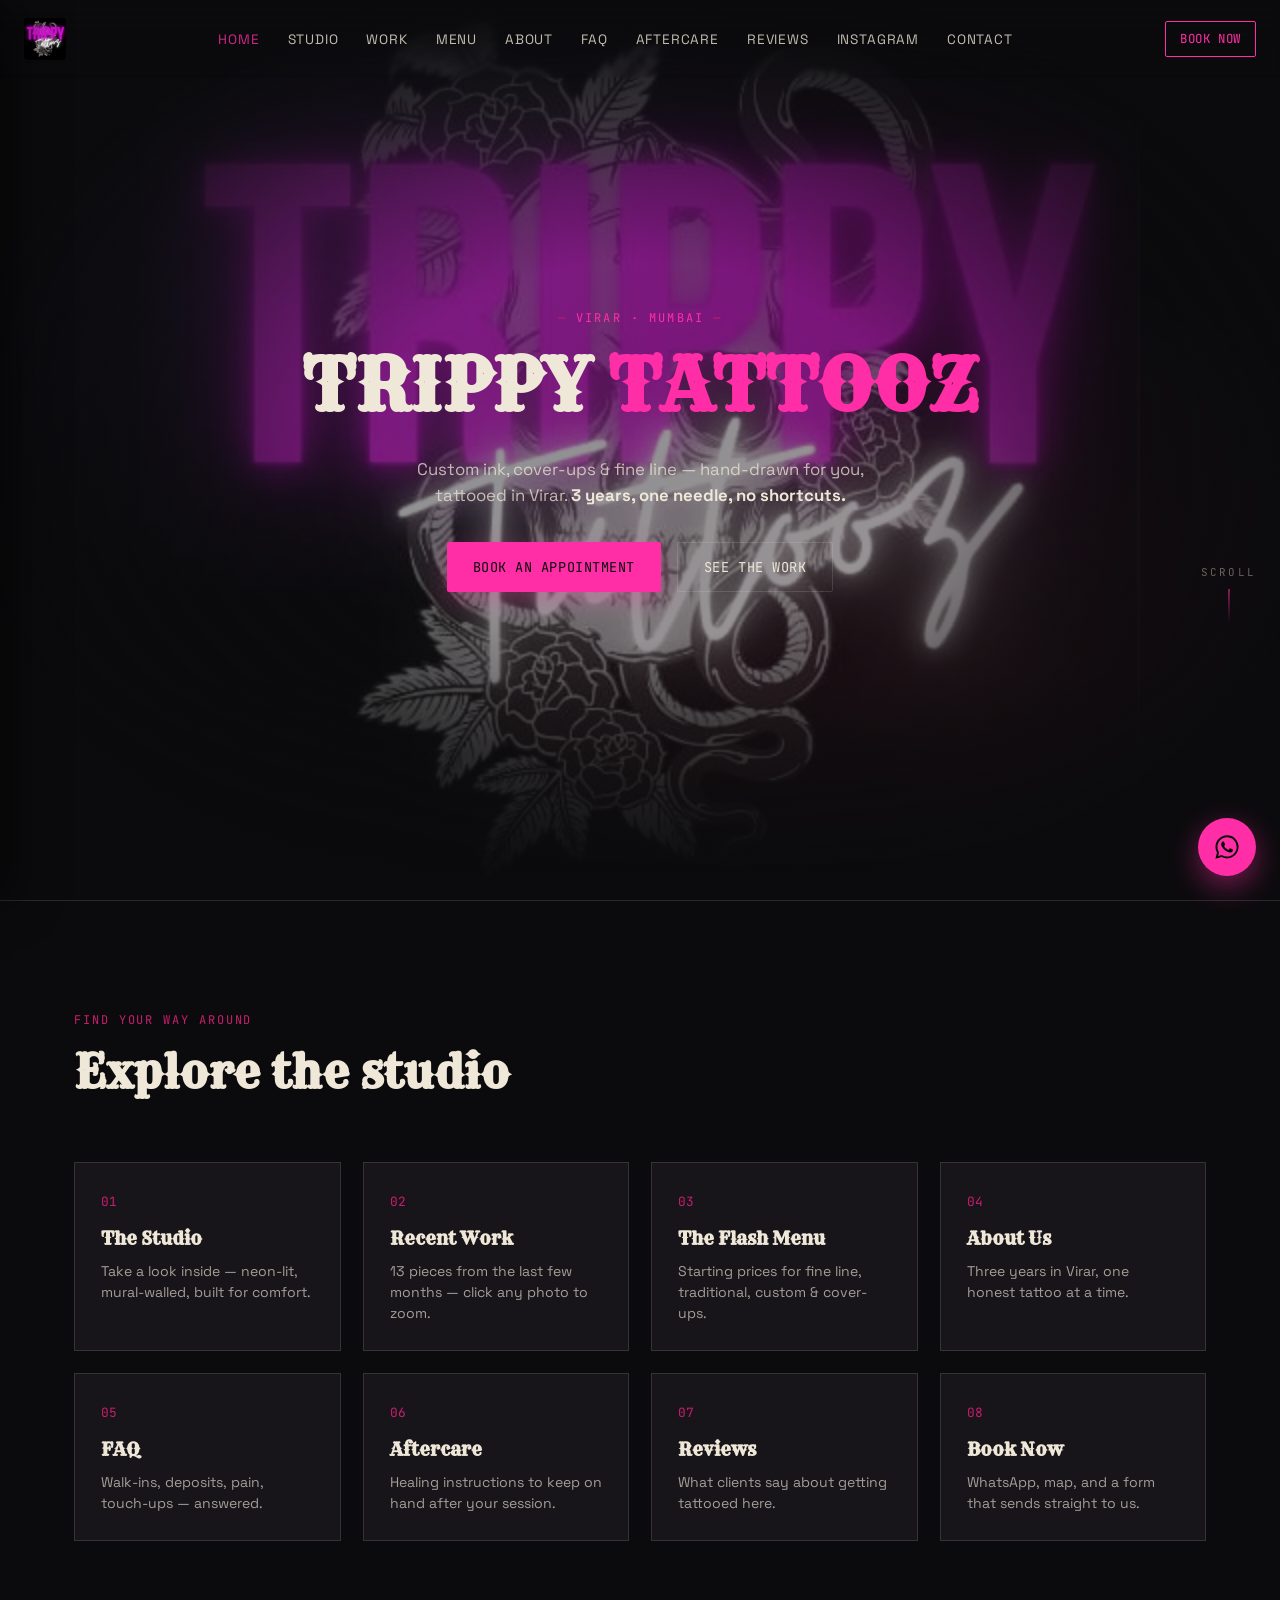
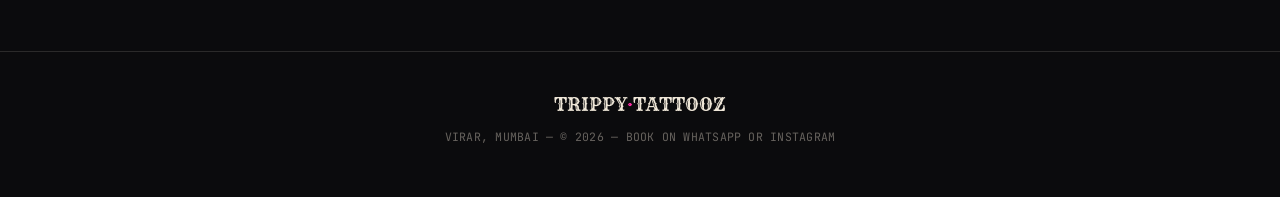
<file: index.html>
<!DOCTYPE html>
<html lang="en">
<head>
<meta charset="UTF-8">
<meta name="viewport" content="width=device-width, initial-scale=1.0">
<title>Trippy Tattooz — Virar, Mumbai</title>
<meta name="description" content="Trippy Tattooz, Virar — custom tattoos, cover-ups, fine line & traditional work. 3 years in the craft. Book on WhatsApp.">

<meta property="og:type" content="website">
<meta property="og:site_name" content="Trippy Tattooz">
<meta property="og:title" content="Trippy Tattooz — Virar, Mumbai">
<meta property="og:description" content="Trippy Tattooz, Virar — custom tattoos, cover-ups, fine line & traditional work. 3 years in the craft. Book on WhatsApp.">
<meta property="og:image" content="https://trippytattooz.online/images/portfolio-11.jpg">
<meta property="og:url" content="https://trippytattooz.online/index.html">
<meta name="twitter:card" content="summary_large_image">
<meta name="twitter:title" content="Trippy Tattooz — Virar, Mumbai">
<meta name="twitter:description" content="Trippy Tattooz, Virar — custom tattoos, cover-ups, fine line & traditional work. 3 years in the craft. Book on WhatsApp.">
<meta name="twitter:image" content="https://trippytattooz.online/images/portfolio-11.jpg">

<link rel="icon" type="image/jpeg" href="images/logo.jpg">
<link rel="apple-touch-icon" href="images/logo.jpg">

<script type="application/ld+json">
{
  "@context": "https://schema.org",
  "@type": "TattooParlor",
  "name": "Trippy Tattooz",
  "image": "https://trippytattooz.online/images/logo.jpg",
  "url": "https://trippytattooz.online/",
  "telephone": "+919145456658",
  "priceRange": "₹₹",
  "address": {
    "@type": "PostalAddress",
    "addressLocality": "Virar",
    "addressRegion": "Maharashtra",
    "addressCountry": "IN"
  },
  "openingHoursSpecification": {
    "@type": "OpeningHoursSpecification",
    "dayOfWeek": ["Monday","Tuesday","Wednesday","Thursday","Friday","Saturday","Sunday"],
    "opens": "11:00",
    "closes": "20:00"
  },
  "sameAs": ["https://instagram.com/trippy_tattooz"]
}
</script>
<link rel="preconnect" href="https://fonts.googleapis.com">
<link rel="preconnect" href="https://fonts.gstatic.com" crossorigin>
<link href="https://fonts.googleapis.com/css2?family=Rye&family=Space+Grotesk:wght@400;500;600;700&family=JetBrains+Mono:wght@400;500;700&display=swap" rel="stylesheet">
<link rel="stylesheet" href="styles.css">

</head>
<body>

<nav class="nav">
  <a href="index.html" class="brand"><img src="images/logo.jpg" alt="Trippy Tattooz" class="nav-logo-img" onerror="window.__ph && window.__ph(this,'images/logo.jpg — your logo')"></a>
  <ul>
    <li><a href="index.html" style="color:var(--green);">Home</a></li>
    <li><a href="studio.html">Studio</a></li>
    <li><a href="work.html">Work</a></li>
    <li><a href="menu.html">Menu</a></li>
    <li><a href="about.html">About</a></li>
    <li><a href="faq.html">FAQ</a></li>
    <li><a href="aftercare.html">Aftercare</a></li>
    <li><a href="reviews.html">Reviews</a></li>
    <li><a href="instagram.html">Instagram</a></li>
    <li><a href="contact.html">Contact</a></li>
  </ul>
  <a class="nav-cta" href="contact.html">Book Now</a>
  <button class="nav-menu-btn" id="navMenuBtn" aria-label="Open menu">☰</button>
</nav>

<div class="nav-drawer-overlay" id="navDrawerOverlay"></div>
<div class="nav-drawer" id="navDrawer">
  <div class="nav-drawer-head">
    <img src="images/logo.jpg" alt="Trippy Tattooz" class="nav-logo-img" onerror="this.style.display='none'">
    <button class="nav-drawer-close" id="navDrawerClose" aria-label="Close menu">✕</button>
  </div>
  <ul>
    <li><a href="index.html" style="color:var(--green);">Home</a></li>
    <li><a href="studio.html">Studio</a></li>
    <li><a href="work.html">Work</a></li>
    <li><a href="menu.html">Menu</a></li>
    <li><a href="about.html">About</a></li>
    <li><a href="faq.html">FAQ</a></li>
    <li><a href="aftercare.html">Aftercare</a></li>
    <li><a href="reviews.html">Reviews</a></li>
    <li><a href="instagram.html">Instagram</a></li>
    <li><a href="contact.html">Contact</a></li>
  </ul>
  <a href="contact.html" class="nav-drawer-cta">Book Now</a>
</div>


<section class="hero" id="top">
  <div class="hero-bg-logo">
    <img src="images/logo.jpg" alt="" aria-hidden="true" onerror="this.parentElement.style.display='none'">
  </div>

  <div class="hero-eyebrow mono">Virar · Mumbai</div>

  <h1 class="hero-wordmark">TRIPPY <span>TATTOOZ</span></h1>

  <p class="hero-tag">Custom ink, cover-ups & fine line — hand-drawn for you, tattooed in Virar.
  <strong>3 years, one needle, no shortcuts.</strong></p>

  <div class="hero-ctas">
    <a href="contact.html" class="btn btn-primary">Book an appointment</a>
    <a href="work.html" class="btn btn-ghost">See the work</a>
  </div>

  <div class="hero-scroll"><span>Scroll</span><span class="line"></span></div>
</section>

<section class="section" id="explore">
  <div class="wrap">
    <div class="section-head">
      <div>
        <div class="section-eyebrow">Find your way around</div>
        <h2 class="section-title">Explore the studio</h2>
      </div>
    </div>
    <div class="explore-grid">
      <a href="studio.html" class="explore-card">
        <span class="explore-num mono">01</span>
        <h3>The Studio</h3>
        <p>Take a look inside — neon-lit, mural-walled, built for comfort.</p>
      </a>
      <a href="work.html" class="explore-card">
        <span class="explore-num mono">02</span>
        <h3>Recent Work</h3>
        <p>13 pieces from the last few months — click any photo to zoom.</p>
      </a>
      <a href="menu.html" class="explore-card">
        <span class="explore-num mono">03</span>
        <h3>The Flash Menu</h3>
        <p>Starting prices for fine line, traditional, custom & cover-ups.</p>
      </a>
      <a href="about.html" class="explore-card">
        <span class="explore-num mono">04</span>
        <h3>About Us</h3>
        <p>Three years in Virar, one honest tattoo at a time.</p>
      </a>
      <a href="faq.html" class="explore-card">
        <span class="explore-num mono">05</span>
        <h3>FAQ</h3>
        <p>Walk-ins, deposits, pain, touch-ups — answered.</p>
      </a>
      <a href="aftercare.html" class="explore-card">
        <span class="explore-num mono">06</span>
        <h3>Aftercare</h3>
        <p>Healing instructions to keep on hand after your session.</p>
      </a>
      <a href="reviews.html" class="explore-card">
        <span class="explore-num mono">07</span>
        <h3>Reviews</h3>
        <p>What clients say about getting tattooed here.</p>
      </a>
      <a href="contact.html" class="explore-card">
        <span class="explore-num mono">08</span>
        <h3>Book Now</h3>
        <p>WhatsApp, map, and a form that sends straight to us.</p>
      </a>
    </div>
  </div>
</section>

<footer>
  <div class="wrap">
    <div class="brand">TRIPPY<span>·</span>TATTOOZ</div>
    <p class="mono">VIRAR, MUMBAI — © <span id="year"></span> — BOOK ON WHATSAPP OR INSTAGRAM</p>
  </div>
</footer>

<a class="whatsapp-float" href="https://wa.me/919145456658?text=Hi!%20I%27d%20like%20to%20book%20a%20tattoo%20appointment" target="_blank" rel="noopener" aria-label="Message on WhatsApp">
  <svg viewBox="0 0 24 24" fill="#0b0b0d"><path d="M12.04 2C6.58 2 2.13 6.45 2.13 11.91c0 1.7.44 3.36 1.28 4.82L2.05 22l5.4-1.42a9.9 9.9 0 0 0 4.59 1.17h.01c5.46 0 9.91-4.45 9.91-9.91 0-2.65-1.03-5.14-2.9-7.01A9.82 9.82 0 0 0 12.04 2zm0 18.13h-.01a8.2 8.2 0 0 1-4.19-1.15l-.3-.18-3.12.82.83-3.04-.2-.31a8.2 8.2 0 0 1-1.26-4.36c0-4.54 3.7-8.24 8.26-8.24 2.2 0 4.27.86 5.83 2.42a8.18 8.18 0 0 1 2.41 5.83c0 4.55-3.7 8.24-8.25 8.24zm4.52-6.16c-.25-.12-1.47-.72-1.7-.81-.23-.08-.4-.12-.56.13-.17.25-.65.81-.8.97-.14.17-.29.19-.54.06-.25-.12-1.04-.38-1.98-1.22-.73-.65-1.23-1.46-1.37-1.71-.14-.25-.02-.38.11-.5.11-.11.25-.29.37-.44.12-.14.16-.25.25-.41.08-.17.04-.31-.02-.44-.06-.12-.56-1.35-.77-1.85-.2-.48-.4-.42-.56-.43h-.48c-.17 0-.44.06-.67.31-.23.25-.87.85-.87 2.08 0 1.23.89 2.41 1.02 2.58.12.17 1.75 2.67 4.24 3.74.59.26 1.06.41 1.42.52.6.19 1.14.16 1.57.1.48-.07 1.47-.6 1.68-1.18.21-.58.21-1.08.15-1.18-.06-.1-.23-.16-.48-.28z"/></svg>
</a>

<div class="mobile-book-bar">
  <a href="https://wa.me/919145456658?text=Hi!%20I%27d%20like%20to%20book%20a%20tattoo%20appointment" target="_blank" rel="noopener">
    <svg width="18" height="18" viewBox="0 0 24 24" fill="#0b0b0d"><path d="M12.04 2C6.58 2 2.13 6.45 2.13 11.91c0 1.7.44 3.36 1.28 4.82L2.05 22l5.4-1.42a9.9 9.9 0 0 0 4.59 1.17h.01c5.46 0 9.91-4.45 9.91-9.91 0-2.65-1.03-5.14-2.9-7.01A9.82 9.82 0 0 0 12.04 2zm0 18.13h-.01a8.2 8.2 0 0 1-4.19-1.15l-.3-.18-3.12.82.83-3.04-.2-.31a8.2 8.2 0 0 1-1.26-4.36c0-4.54 3.7-8.24 8.26-8.24 2.2 0 4.27.86 5.83 2.42a8.18 8.18 0 0 1 2.41 5.83c0 4.55-3.7 8.24-8.25 8.24zm4.52-6.16c-.25-.12-1.47-.72-1.7-.81-.23-.08-.4-.12-.56.13-.17.25-.65.81-.8.97-.14.17-.29.19-.54.06-.25-.12-1.04-.38-1.98-1.22-.73-.65-1.23-1.46-1.37-1.71-.14-.25-.02-.38.11-.5.11-.11.25-.29.37-.44.12-.14.16-.25.25-.41.08-.17.04-.31-.02-.44-.06-.12-.56-1.35-.77-1.85-.2-.48-.4-.42-.56-.43h-.48c-.17 0-.44.06-.67.31-.23.25-.87.85-.87 2.08 0 1.23.89 2.41 1.02 2.58.12.17 1.75 2.67 4.24 3.74.59.26 1.06.41 1.42.52.6.19 1.14.16 1.57.1.48-.07 1.47-.6 1.68-1.18.21-.58.21-1.08.15-1.18-.06-.1-.23-.16-.48-.28z"/></svg>
    Book on WhatsApp
  </a>
</div>

<script src="script.js"></script>

</body>
</html>
</file>
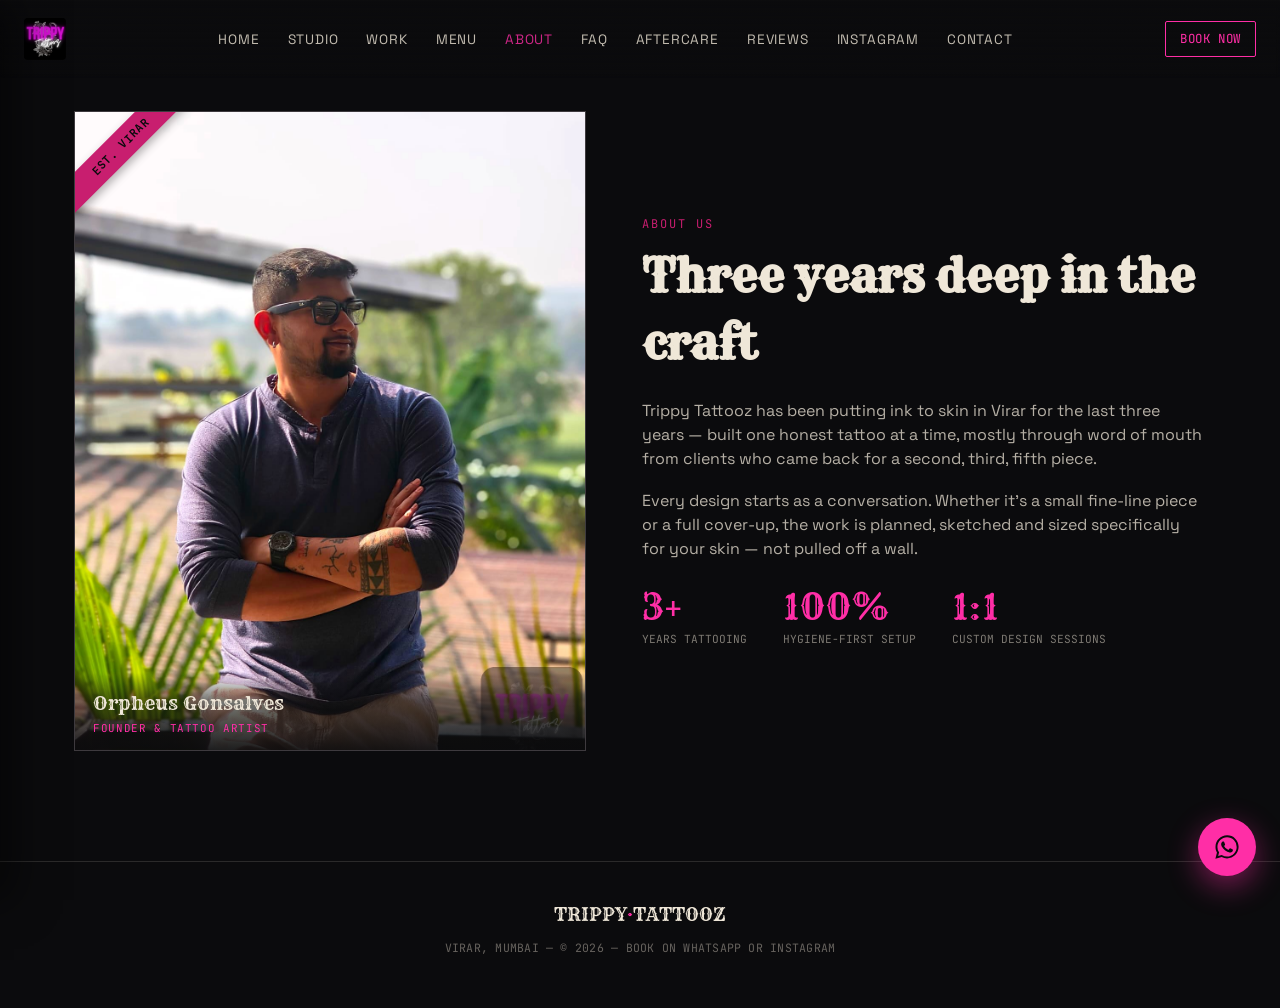
<file: about.html>
<!DOCTYPE html>
<html lang="en">
<head>
<meta charset="UTF-8">
<meta name="viewport" content="width=device-width, initial-scale=1.0">
<title>About Us — Trippy Tattooz</title>
<meta name="description" content="Meet Orpheus Gonsalves, founder and tattoo artist at Trippy Tattooz, Virar — 3 years deep in the craft.">

<meta property="og:type" content="website">
<meta property="og:site_name" content="Trippy Tattooz">
<meta property="og:title" content="About Us — Trippy Tattooz">
<meta property="og:description" content="Meet Orpheus Gonsalves, founder and tattoo artist at Trippy Tattooz, Virar — 3 years deep in the craft.">
<meta property="og:image" content="https://trippytattooz.online/images/portfolio-11.jpg">
<meta property="og:url" content="https://trippytattooz.online/about.html">
<meta name="twitter:card" content="summary_large_image">
<meta name="twitter:title" content="About Us — Trippy Tattooz">
<meta name="twitter:description" content="Meet Orpheus Gonsalves, founder and tattoo artist at Trippy Tattooz, Virar — 3 years deep in the craft.">
<meta name="twitter:image" content="https://trippytattooz.online/images/portfolio-11.jpg">

<link rel="icon" type="image/jpeg" href="images/logo.jpg">
<link rel="apple-touch-icon" href="images/logo.jpg">

<script type="application/ld+json">
{
  "@context": "https://schema.org",
  "@type": "TattooParlor",
  "name": "Trippy Tattooz",
  "image": "https://trippytattooz.online/images/logo.jpg",
  "url": "https://trippytattooz.online/",
  "telephone": "+919145456658",
  "priceRange": "₹₹",
  "address": {
    "@type": "PostalAddress",
    "addressLocality": "Virar",
    "addressRegion": "Maharashtra",
    "addressCountry": "IN"
  },
  "openingHoursSpecification": {
    "@type": "OpeningHoursSpecification",
    "dayOfWeek": ["Monday","Tuesday","Wednesday","Thursday","Friday","Saturday","Sunday"],
    "opens": "11:00",
    "closes": "20:00"
  },
  "sameAs": ["https://instagram.com/trippy_tattooz"]
}
</script>
<link rel="preconnect" href="https://fonts.googleapis.com">
<link rel="preconnect" href="https://fonts.gstatic.com" crossorigin>
<link href="https://fonts.googleapis.com/css2?family=Rye&family=Space+Grotesk:wght@400;500;600;700&family=JetBrains+Mono:wght@400;500;700&display=swap" rel="stylesheet">
<link rel="stylesheet" href="styles.css">

</head>
<body>

<nav class="nav">
  <a href="index.html" class="brand"><img src="images/logo.jpg" alt="Trippy Tattooz" class="nav-logo-img" onerror="window.__ph && window.__ph(this,'images/logo.jpg — your logo')"></a>
  <ul>
    <li><a href="index.html">Home</a></li>
    <li><a href="studio.html">Studio</a></li>
    <li><a href="work.html">Work</a></li>
    <li><a href="menu.html">Menu</a></li>
    <li><a href="about.html" style="color:var(--green);">About</a></li>
    <li><a href="faq.html">FAQ</a></li>
    <li><a href="aftercare.html">Aftercare</a></li>
    <li><a href="reviews.html">Reviews</a></li>
    <li><a href="instagram.html">Instagram</a></li>
    <li><a href="contact.html">Contact</a></li>
  </ul>
  <a class="nav-cta" href="contact.html">Book Now</a>
  <button class="nav-menu-btn" id="navMenuBtn" aria-label="Open menu">☰</button>
</nav>

<div class="nav-drawer-overlay" id="navDrawerOverlay"></div>
<div class="nav-drawer" id="navDrawer">
  <div class="nav-drawer-head">
    <img src="images/logo.jpg" alt="Trippy Tattooz" class="nav-logo-img" onerror="this.style.display='none'">
    <button class="nav-drawer-close" id="navDrawerClose" aria-label="Close menu">✕</button>
  </div>
  <ul>
    <li><a href="index.html">Home</a></li>
    <li><a href="studio.html">Studio</a></li>
    <li><a href="work.html">Work</a></li>
    <li><a href="menu.html">Menu</a></li>
    <li><a href="about.html" style="color:var(--green);">About</a></li>
    <li><a href="faq.html">FAQ</a></li>
    <li><a href="aftercare.html">Aftercare</a></li>
    <li><a href="reviews.html">Reviews</a></li>
    <li><a href="instagram.html">Instagram</a></li>
    <li><a href="contact.html">Contact</a></li>
  </ul>
  <a href="contact.html" class="nav-drawer-cta">Book Now</a>
</div>


<section class="section" id="about">
  <div class="wrap about-grid">
    <div class="about-photo">
      <img src="images/artist-portrait.jpg" alt="Orpheus Gonsalves, artist at Trippy Tattooz"
           onerror="window.__ph && window.__ph(this,'images/artist-portrait.jpg — artist portrait, 4:5')">
      <div class="about-ribbon mono">Est. Virar</div>
      <div class="about-name">
        <span class="about-name-main">Orpheus Gonsalves</span>
        <span class="about-name-sub mono">Founder & Tattoo Artist</span>
      </div>
    </div>
    <div class="about-body">
      <div class="section-eyebrow">About us</div>
      <h2 class="section-title" style="margin-bottom:22px;">Three years deep in the craft</h2>
      <p>Trippy Tattooz has been putting ink to skin in Virar for the last three years — built one honest tattoo at a time, mostly through word of mouth from clients who came back for a second, third, fifth piece.</p>
      <p>Every design starts as a conversation. Whether it's a small fine-line piece or a full cover-up, the work is planned, sketched and sized specifically for your skin — not pulled off a wall.</p>
      <div class="stat-row">
        <div class="stat"><div class="stat-num mono">3+</div><div class="stat-label">Years tattooing</div></div>
        <div class="stat"><div class="stat-num mono">100%</div><div class="stat-label">Hygiene-first setup</div></div>
        <div class="stat"><div class="stat-num mono">1:1</div><div class="stat-label">Custom design sessions</div></div>
      </div>
    </div>
  </div>
</section>

<footer>
  <div class="wrap">
    <div class="brand">TRIPPY<span>·</span>TATTOOZ</div>
    <p class="mono">VIRAR, MUMBAI — © <span id="year"></span> — BOOK ON WHATSAPP OR INSTAGRAM</p>
  </div>
</footer>

<a class="whatsapp-float" href="https://wa.me/919145456658?text=Hi!%20I%27d%20like%20to%20book%20a%20tattoo%20appointment" target="_blank" rel="noopener" aria-label="Message on WhatsApp">
  <svg viewBox="0 0 24 24" fill="#0b0b0d"><path d="M12.04 2C6.58 2 2.13 6.45 2.13 11.91c0 1.7.44 3.36 1.28 4.82L2.05 22l5.4-1.42a9.9 9.9 0 0 0 4.59 1.17h.01c5.46 0 9.91-4.45 9.91-9.91 0-2.65-1.03-5.14-2.9-7.01A9.82 9.82 0 0 0 12.04 2zm0 18.13h-.01a8.2 8.2 0 0 1-4.19-1.15l-.3-.18-3.12.82.83-3.04-.2-.31a8.2 8.2 0 0 1-1.26-4.36c0-4.54 3.7-8.24 8.26-8.24 2.2 0 4.27.86 5.83 2.42a8.18 8.18 0 0 1 2.41 5.83c0 4.55-3.7 8.24-8.25 8.24zm4.52-6.16c-.25-.12-1.47-.72-1.7-.81-.23-.08-.4-.12-.56.13-.17.25-.65.81-.8.97-.14.17-.29.19-.54.06-.25-.12-1.04-.38-1.98-1.22-.73-.65-1.23-1.46-1.37-1.71-.14-.25-.02-.38.11-.5.11-.11.25-.29.37-.44.12-.14.16-.25.25-.41.08-.17.04-.31-.02-.44-.06-.12-.56-1.35-.77-1.85-.2-.48-.4-.42-.56-.43h-.48c-.17 0-.44.06-.67.31-.23.25-.87.85-.87 2.08 0 1.23.89 2.41 1.02 2.58.12.17 1.75 2.67 4.24 3.74.59.26 1.06.41 1.42.52.6.19 1.14.16 1.57.1.48-.07 1.47-.6 1.68-1.18.21-.58.21-1.08.15-1.18-.06-.1-.23-.16-.48-.28z"/></svg>
</a>

<div class="mobile-book-bar">
  <a href="https://wa.me/919145456658?text=Hi!%20I%27d%20like%20to%20book%20a%20tattoo%20appointment" target="_blank" rel="noopener">
    <svg width="18" height="18" viewBox="0 0 24 24" fill="#0b0b0d"><path d="M12.04 2C6.58 2 2.13 6.45 2.13 11.91c0 1.7.44 3.36 1.28 4.82L2.05 22l5.4-1.42a9.9 9.9 0 0 0 4.59 1.17h.01c5.46 0 9.91-4.45 9.91-9.91 0-2.65-1.03-5.14-2.9-7.01A9.82 9.82 0 0 0 12.04 2zm0 18.13h-.01a8.2 8.2 0 0 1-4.19-1.15l-.3-.18-3.12.82.83-3.04-.2-.31a8.2 8.2 0 0 1-1.26-4.36c0-4.54 3.7-8.24 8.26-8.24 2.2 0 4.27.86 5.83 2.42a8.18 8.18 0 0 1 2.41 5.83c0 4.55-3.7 8.24-8.25 8.24zm4.52-6.16c-.25-.12-1.47-.72-1.7-.81-.23-.08-.4-.12-.56.13-.17.25-.65.81-.8.97-.14.17-.29.19-.54.06-.25-.12-1.04-.38-1.98-1.22-.73-.65-1.23-1.46-1.37-1.71-.14-.25-.02-.38.11-.5.11-.11.25-.29.37-.44.12-.14.16-.25.25-.41.08-.17.04-.31-.02-.44-.06-.12-.56-1.35-.77-1.85-.2-.48-.4-.42-.56-.43h-.48c-.17 0-.44.06-.67.31-.23.25-.87.85-.87 2.08 0 1.23.89 2.41 1.02 2.58.12.17 1.75 2.67 4.24 3.74.59.26 1.06.41 1.42.52.6.19 1.14.16 1.57.1.48-.07 1.47-.6 1.68-1.18.21-.58.21-1.08.15-1.18-.06-.1-.23-.16-.48-.28z"/></svg>
    Book on WhatsApp
  </a>
</div>

<script src="script.js"></script>

</body>
</html>
</file>
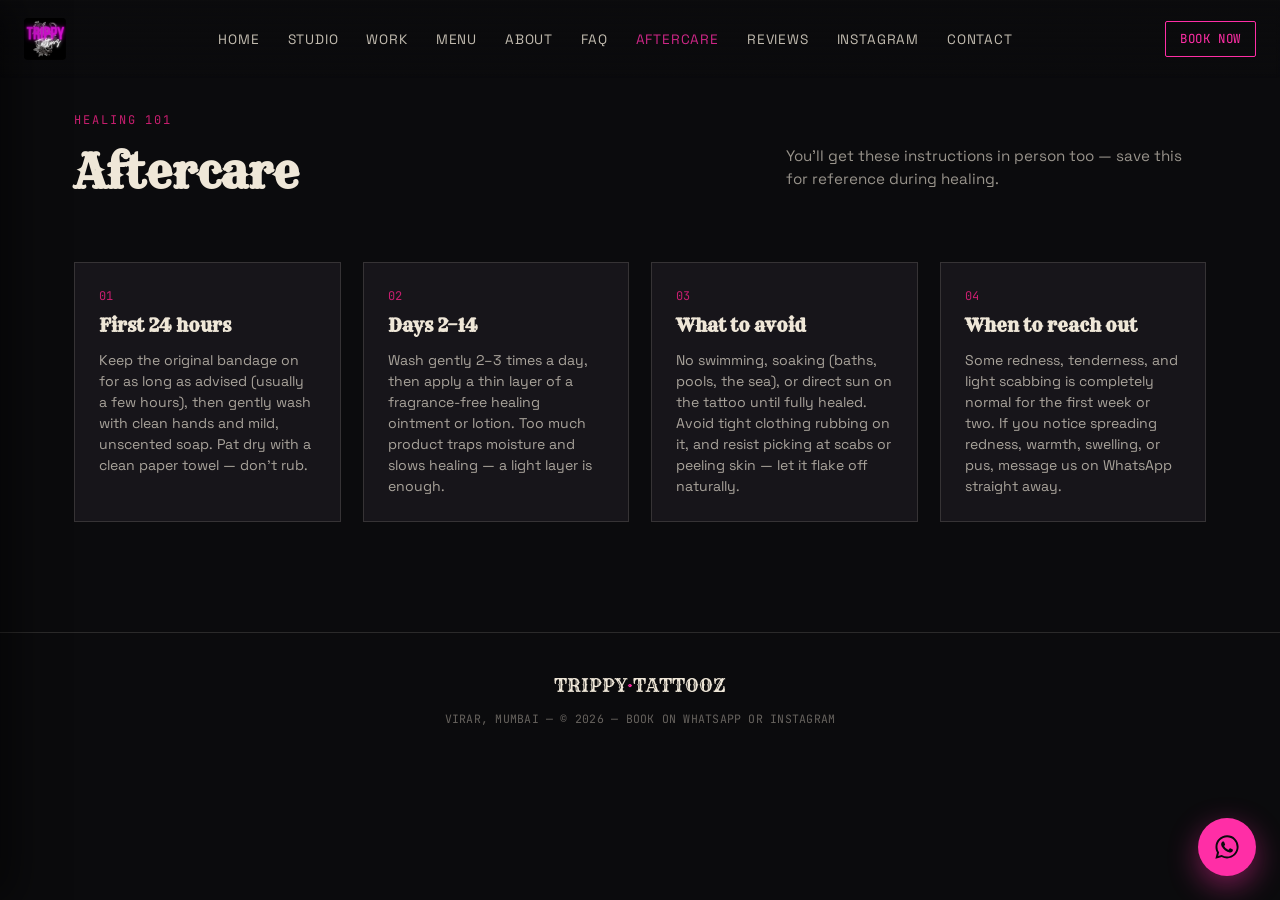
<file: aftercare.html>
<!DOCTYPE html>
<html lang="en">
<head>
<meta charset="UTF-8">
<meta name="viewport" content="width=device-width, initial-scale=1.0">
<title>Aftercare — Trippy Tattooz</title>
<meta name="description" content="Tattoo aftercare and healing instructions from Trippy Tattooz, Virar.">

<meta property="og:type" content="website">
<meta property="og:site_name" content="Trippy Tattooz">
<meta property="og:title" content="Aftercare — Trippy Tattooz">
<meta property="og:description" content="Tattoo aftercare and healing instructions from Trippy Tattooz, Virar.">
<meta property="og:image" content="https://trippytattooz.online/images/portfolio-11.jpg">
<meta property="og:url" content="https://trippytattooz.online/aftercare.html">
<meta name="twitter:card" content="summary_large_image">
<meta name="twitter:title" content="Aftercare — Trippy Tattooz">
<meta name="twitter:description" content="Tattoo aftercare and healing instructions from Trippy Tattooz, Virar.">
<meta name="twitter:image" content="https://trippytattooz.online/images/portfolio-11.jpg">

<link rel="icon" type="image/jpeg" href="images/logo.jpg">
<link rel="apple-touch-icon" href="images/logo.jpg">

<script type="application/ld+json">
{
  "@context": "https://schema.org",
  "@type": "TattooParlor",
  "name": "Trippy Tattooz",
  "image": "https://trippytattooz.online/images/logo.jpg",
  "url": "https://trippytattooz.online/",
  "telephone": "+919145456658",
  "priceRange": "₹₹",
  "address": {
    "@type": "PostalAddress",
    "addressLocality": "Virar",
    "addressRegion": "Maharashtra",
    "addressCountry": "IN"
  },
  "openingHoursSpecification": {
    "@type": "OpeningHoursSpecification",
    "dayOfWeek": ["Monday","Tuesday","Wednesday","Thursday","Friday","Saturday","Sunday"],
    "opens": "11:00",
    "closes": "20:00"
  },
  "sameAs": ["https://instagram.com/trippy_tattooz"]
}
</script>
<link rel="preconnect" href="https://fonts.googleapis.com">
<link rel="preconnect" href="https://fonts.gstatic.com" crossorigin>
<link href="https://fonts.googleapis.com/css2?family=Rye&family=Space+Grotesk:wght@400;500;600;700&family=JetBrains+Mono:wght@400;500;700&display=swap" rel="stylesheet">
<link rel="stylesheet" href="styles.css">

</head>
<body>

<nav class="nav">
  <a href="index.html" class="brand"><img src="images/logo.jpg" alt="Trippy Tattooz" class="nav-logo-img" onerror="window.__ph && window.__ph(this,'images/logo.jpg — your logo')"></a>
  <ul>
    <li><a href="index.html">Home</a></li>
    <li><a href="studio.html">Studio</a></li>
    <li><a href="work.html">Work</a></li>
    <li><a href="menu.html">Menu</a></li>
    <li><a href="about.html">About</a></li>
    <li><a href="faq.html">FAQ</a></li>
    <li><a href="aftercare.html" style="color:var(--green);">Aftercare</a></li>
    <li><a href="reviews.html">Reviews</a></li>
    <li><a href="instagram.html">Instagram</a></li>
    <li><a href="contact.html">Contact</a></li>
  </ul>
  <a class="nav-cta" href="contact.html">Book Now</a>
  <button class="nav-menu-btn" id="navMenuBtn" aria-label="Open menu">☰</button>
</nav>

<div class="nav-drawer-overlay" id="navDrawerOverlay"></div>
<div class="nav-drawer" id="navDrawer">
  <div class="nav-drawer-head">
    <img src="images/logo.jpg" alt="Trippy Tattooz" class="nav-logo-img" onerror="this.style.display='none'">
    <button class="nav-drawer-close" id="navDrawerClose" aria-label="Close menu">✕</button>
  </div>
  <ul>
    <li><a href="index.html">Home</a></li>
    <li><a href="studio.html">Studio</a></li>
    <li><a href="work.html">Work</a></li>
    <li><a href="menu.html">Menu</a></li>
    <li><a href="about.html">About</a></li>
    <li><a href="faq.html">FAQ</a></li>
    <li><a href="aftercare.html" style="color:var(--green);">Aftercare</a></li>
    <li><a href="reviews.html">Reviews</a></li>
    <li><a href="instagram.html">Instagram</a></li>
    <li><a href="contact.html">Contact</a></li>
  </ul>
  <a href="contact.html" class="nav-drawer-cta">Book Now</a>
</div>


<section class="section" id="aftercare">
  <div class="wrap">
    <div class="section-head">
      <div>
        <div class="section-eyebrow">Healing 101</div>
        <h2 class="section-title">Aftercare</h2>
      </div>
      <p class="section-sub">You'll get these instructions in person too — save this for reference during healing.</p>
    </div>

    <div class="aftercare-grid">
      <div class="aftercare-card">
        <div class="aftercare-num mono">01</div>
        <h3>First 24 hours</h3>
        <p>Keep the original bandage on for as long as advised (usually a few hours), then gently wash with clean hands and mild, unscented soap. Pat dry with a clean paper towel — don't rub.</p>
      </div>
      <div class="aftercare-card">
        <div class="aftercare-num mono">02</div>
        <h3>Days 2–14</h3>
        <p>Wash gently 2–3 times a day, then apply a thin layer of a fragrance-free healing ointment or lotion. Too much product traps moisture and slows healing — a light layer is enough.</p>
      </div>
      <div class="aftercare-card">
        <div class="aftercare-num mono">03</div>
        <h3>What to avoid</h3>
        <p>No swimming, soaking (baths, pools, the sea), or direct sun on the tattoo until fully healed. Avoid tight clothing rubbing on it, and resist picking at scabs or peeling skin — let it flake off naturally.</p>
      </div>
      <div class="aftercare-card">
        <div class="aftercare-num mono">04</div>
        <h3>When to reach out</h3>
        <p>Some redness, tenderness, and light scabbing is completely normal for the first week or two. If you notice spreading redness, warmth, swelling, or pus, message us on WhatsApp straight away.</p>
      </div>
    </div>
  </div>
</section>

<footer>
  <div class="wrap">
    <div class="brand">TRIPPY<span>·</span>TATTOOZ</div>
    <p class="mono">VIRAR, MUMBAI — © <span id="year"></span> — BOOK ON WHATSAPP OR INSTAGRAM</p>
  </div>
</footer>

<a class="whatsapp-float" href="https://wa.me/919145456658?text=Hi!%20I%27d%20like%20to%20book%20a%20tattoo%20appointment" target="_blank" rel="noopener" aria-label="Message on WhatsApp">
  <svg viewBox="0 0 24 24" fill="#0b0b0d"><path d="M12.04 2C6.58 2 2.13 6.45 2.13 11.91c0 1.7.44 3.36 1.28 4.82L2.05 22l5.4-1.42a9.9 9.9 0 0 0 4.59 1.17h.01c5.46 0 9.91-4.45 9.91-9.91 0-2.65-1.03-5.14-2.9-7.01A9.82 9.82 0 0 0 12.04 2zm0 18.13h-.01a8.2 8.2 0 0 1-4.19-1.15l-.3-.18-3.12.82.83-3.04-.2-.31a8.2 8.2 0 0 1-1.26-4.36c0-4.54 3.7-8.24 8.26-8.24 2.2 0 4.27.86 5.83 2.42a8.18 8.18 0 0 1 2.41 5.83c0 4.55-3.7 8.24-8.25 8.24zm4.52-6.16c-.25-.12-1.47-.72-1.7-.81-.23-.08-.4-.12-.56.13-.17.25-.65.81-.8.97-.14.17-.29.19-.54.06-.25-.12-1.04-.38-1.98-1.22-.73-.65-1.23-1.46-1.37-1.71-.14-.25-.02-.38.11-.5.11-.11.25-.29.37-.44.12-.14.16-.25.25-.41.08-.17.04-.31-.02-.44-.06-.12-.56-1.35-.77-1.85-.2-.48-.4-.42-.56-.43h-.48c-.17 0-.44.06-.67.31-.23.25-.87.85-.87 2.08 0 1.23.89 2.41 1.02 2.58.12.17 1.75 2.67 4.24 3.74.59.26 1.06.41 1.42.52.6.19 1.14.16 1.57.1.48-.07 1.47-.6 1.68-1.18.21-.58.21-1.08.15-1.18-.06-.1-.23-.16-.48-.28z"/></svg>
</a>

<div class="mobile-book-bar">
  <a href="https://wa.me/919145456658?text=Hi!%20I%27d%20like%20to%20book%20a%20tattoo%20appointment" target="_blank" rel="noopener">
    <svg width="18" height="18" viewBox="0 0 24 24" fill="#0b0b0d"><path d="M12.04 2C6.58 2 2.13 6.45 2.13 11.91c0 1.7.44 3.36 1.28 4.82L2.05 22l5.4-1.42a9.9 9.9 0 0 0 4.59 1.17h.01c5.46 0 9.91-4.45 9.91-9.91 0-2.65-1.03-5.14-2.9-7.01A9.82 9.82 0 0 0 12.04 2zm0 18.13h-.01a8.2 8.2 0 0 1-4.19-1.15l-.3-.18-3.12.82.83-3.04-.2-.31a8.2 8.2 0 0 1-1.26-4.36c0-4.54 3.7-8.24 8.26-8.24 2.2 0 4.27.86 5.83 2.42a8.18 8.18 0 0 1 2.41 5.83c0 4.55-3.7 8.24-8.25 8.24zm4.52-6.16c-.25-.12-1.47-.72-1.7-.81-.23-.08-.4-.12-.56.13-.17.25-.65.81-.8.97-.14.17-.29.19-.54.06-.25-.12-1.04-.38-1.98-1.22-.73-.65-1.23-1.46-1.37-1.71-.14-.25-.02-.38.11-.5.11-.11.25-.29.37-.44.12-.14.16-.25.25-.41.08-.17.04-.31-.02-.44-.06-.12-.56-1.35-.77-1.85-.2-.48-.4-.42-.56-.43h-.48c-.17 0-.44.06-.67.31-.23.25-.87.85-.87 2.08 0 1.23.89 2.41 1.02 2.58.12.17 1.75 2.67 4.24 3.74.59.26 1.06.41 1.42.52.6.19 1.14.16 1.57.1.48-.07 1.47-.6 1.68-1.18.21-.58.21-1.08.15-1.18-.06-.1-.23-.16-.48-.28z"/></svg>
    Book on WhatsApp
  </a>
</div>

<script src="script.js"></script>

</body>
</html>
</file>
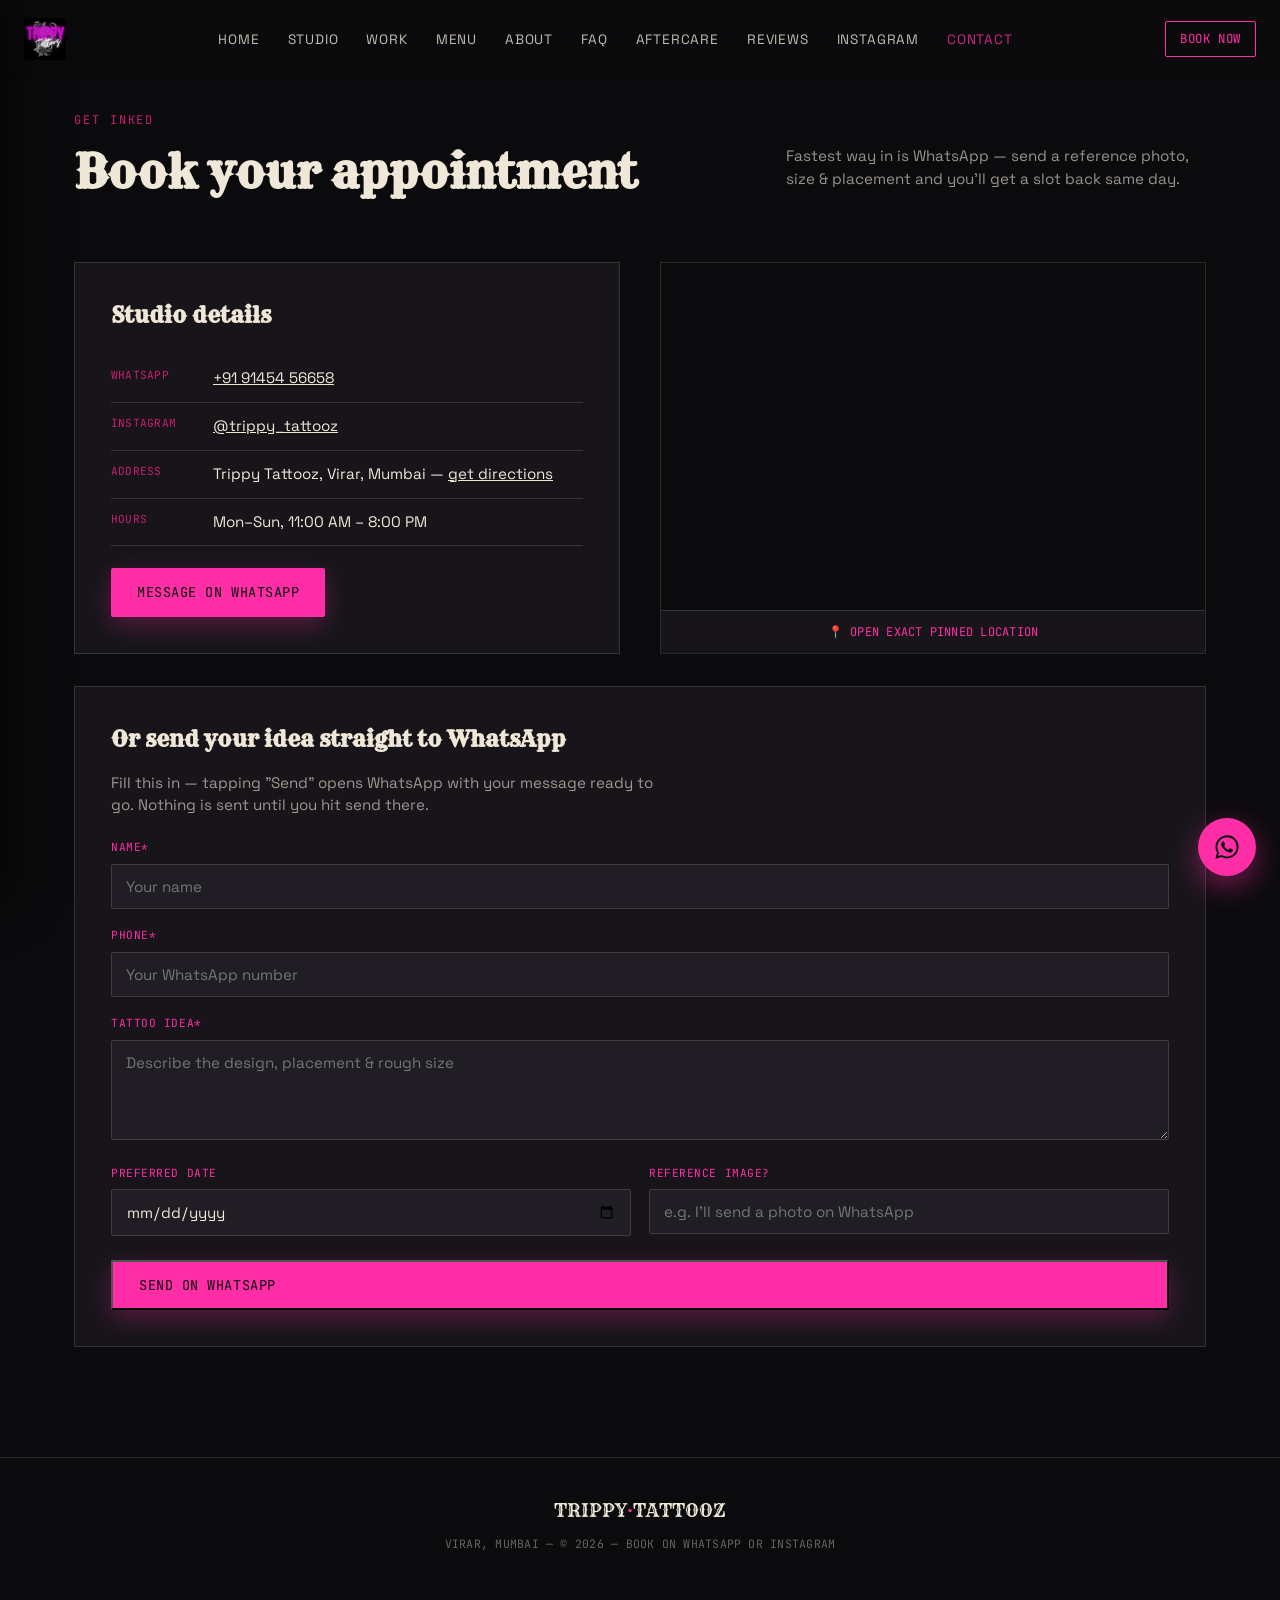
<file: contact.html>
<!DOCTYPE html>
<html lang="en">
<head>
<meta charset="UTF-8">
<meta name="viewport" content="width=device-width, initial-scale=1.0">
<title>Contact & Booking — Trippy Tattooz</title>
<meta name="description" content="Book your tattoo appointment at Trippy Tattooz, Virar — WhatsApp, map, and booking form.">

<meta property="og:type" content="website">
<meta property="og:site_name" content="Trippy Tattooz">
<meta property="og:title" content="Contact & Booking — Trippy Tattooz">
<meta property="og:description" content="Book your tattoo appointment at Trippy Tattooz, Virar — WhatsApp, map, and booking form.">
<meta property="og:image" content="https://trippytattooz.online/images/portfolio-11.jpg">
<meta property="og:url" content="https://trippytattooz.online/contact.html">
<meta name="twitter:card" content="summary_large_image">
<meta name="twitter:title" content="Contact & Booking — Trippy Tattooz">
<meta name="twitter:description" content="Book your tattoo appointment at Trippy Tattooz, Virar — WhatsApp, map, and booking form.">
<meta name="twitter:image" content="https://trippytattooz.online/images/portfolio-11.jpg">

<link rel="icon" type="image/jpeg" href="images/logo.jpg">
<link rel="apple-touch-icon" href="images/logo.jpg">

<script type="application/ld+json">
{
  "@context": "https://schema.org",
  "@type": "TattooParlor",
  "name": "Trippy Tattooz",
  "image": "https://trippytattooz.online/images/logo.jpg",
  "url": "https://trippytattooz.online/",
  "telephone": "+919145456658",
  "priceRange": "₹₹",
  "address": {
    "@type": "PostalAddress",
    "addressLocality": "Virar",
    "addressRegion": "Maharashtra",
    "addressCountry": "IN"
  },
  "openingHoursSpecification": {
    "@type": "OpeningHoursSpecification",
    "dayOfWeek": ["Monday","Tuesday","Wednesday","Thursday","Friday","Saturday","Sunday"],
    "opens": "11:00",
    "closes": "20:00"
  },
  "sameAs": ["https://instagram.com/trippy_tattooz"]
}
</script>
<link rel="preconnect" href="https://fonts.googleapis.com">
<link rel="preconnect" href="https://fonts.gstatic.com" crossorigin>
<link href="https://fonts.googleapis.com/css2?family=Rye&family=Space+Grotesk:wght@400;500;600;700&family=JetBrains+Mono:wght@400;500;700&display=swap" rel="stylesheet">
<link rel="stylesheet" href="styles.css">

</head>
<body>

<nav class="nav">
  <a href="index.html" class="brand"><img src="images/logo.jpg" alt="Trippy Tattooz" class="nav-logo-img" onerror="window.__ph && window.__ph(this,'images/logo.jpg — your logo')"></a>
  <ul>
    <li><a href="index.html">Home</a></li>
    <li><a href="studio.html">Studio</a></li>
    <li><a href="work.html">Work</a></li>
    <li><a href="menu.html">Menu</a></li>
    <li><a href="about.html">About</a></li>
    <li><a href="faq.html">FAQ</a></li>
    <li><a href="aftercare.html">Aftercare</a></li>
    <li><a href="reviews.html">Reviews</a></li>
    <li><a href="instagram.html">Instagram</a></li>
    <li><a href="contact.html" style="color:var(--green);">Contact</a></li>
  </ul>
  <a class="nav-cta" href="contact.html">Book Now</a>
  <button class="nav-menu-btn" id="navMenuBtn" aria-label="Open menu">☰</button>
</nav>

<div class="nav-drawer-overlay" id="navDrawerOverlay"></div>
<div class="nav-drawer" id="navDrawer">
  <div class="nav-drawer-head">
    <img src="images/logo.jpg" alt="Trippy Tattooz" class="nav-logo-img" onerror="this.style.display='none'">
    <button class="nav-drawer-close" id="navDrawerClose" aria-label="Close menu">✕</button>
  </div>
  <ul>
    <li><a href="index.html">Home</a></li>
    <li><a href="studio.html">Studio</a></li>
    <li><a href="work.html">Work</a></li>
    <li><a href="menu.html">Menu</a></li>
    <li><a href="about.html">About</a></li>
    <li><a href="faq.html">FAQ</a></li>
    <li><a href="aftercare.html">Aftercare</a></li>
    <li><a href="reviews.html">Reviews</a></li>
    <li><a href="instagram.html">Instagram</a></li>
    <li><a href="contact.html" style="color:var(--green);">Contact</a></li>
  </ul>
  <a href="contact.html" class="nav-drawer-cta">Book Now</a>
</div>


<section class="section" id="contact">
  <div class="wrap">
    <div class="section-head">
      <div>
        <div class="section-eyebrow">Get inked</div>
        <h2 class="section-title">Book your appointment</h2>
      </div>
      <p class="section-sub">Fastest way in is WhatsApp — send a reference photo, size & placement and you'll get a slot back same day.</p>
    </div>

    <div class="contact-grid">
      <div class="contact-card">
        <h3>Studio details</h3>
        <div class="info-line"><span class="info-label mono">WhatsApp</span><a href="https://wa.me/919145456658?text=Hi!%20I%27d%20like%20to%20book%20a%20tattoo%20appointment" target="_blank" rel="noopener">+91 91454 56658</a></div>
        <div class="info-line"><span class="info-label mono">Instagram</span><a href="https://instagram.com/trippy_tattooz" target="_blank" rel="noopener">@trippy_tattooz</a></div>
        <div class="info-line"><span class="info-label mono">Address</span><span>Trippy Tattooz, Virar, Mumbai — <a href="https://maps.app.goo.gl/ye87wx7a8CCyBrqn6" target="_blank" rel="noopener">get directions</a></span></div>
        <div class="info-line"><span class="info-label mono">Hours</span><span>Mon–Sun, 11:00 AM – 8:00 PM</span></div>
        <a href="https://wa.me/919145456658?text=Hi!%20I%27d%20like%20to%20book%20a%20tattoo%20appointment" target="_blank" rel="noopener" class="btn btn-primary" style="margin-top:22px;">Message on WhatsApp</a>
      </div>
      <div class="map-frame">
        <iframe src="https://www.google.com/maps?q=Virar,Maharashtra&output=embed" loading="lazy" allowfullscreen title="Trippy Tattooz location map"></iframe>
        <a href="https://maps.app.goo.gl/ye87wx7a8CCyBrqn6" target="_blank" rel="noopener" class="map-pin-link mono">📍 Open exact pinned location</a>
      </div>
    </div>

    <div class="booking-card">
      <div class="booking-head">
        <h3>Or send your idea straight to WhatsApp</h3>
        <p class="section-sub" style="max-width:560px;">Fill this in — tapping "Send" opens WhatsApp with your message ready to go. Nothing is sent until you hit send there.</p>
      </div>
      <form id="bookingForm" class="booking-form">
        <div class="form-row">
          <label class="mono">Name*</label>
          <input type="text" name="name" required placeholder="Your name">
        </div>
        <div class="form-row">
          <label class="mono">Phone*</label>
          <input type="tel" name="phone" required placeholder="Your WhatsApp number">
        </div>
        <div class="form-row">
          <label class="mono">Tattoo idea*</label>
          <textarea name="idea" required placeholder="Describe the design, placement & rough size"></textarea>
        </div>
        <div class="form-row form-row-half">
          <div>
            <label class="mono">Preferred date</label>
            <input type="date" name="date">
          </div>
          <div>
            <label class="mono">Reference image?</label>
            <input type="text" name="ref" placeholder="e.g. I'll send a photo on WhatsApp">
          </div>
        </div>
        <button type="submit" class="btn btn-primary" style="margin-top:6px;">Send on WhatsApp</button>
      </form>
    </div>
  </div>
</section>

<footer>
  <div class="wrap">
    <div class="brand">TRIPPY<span>·</span>TATTOOZ</div>
    <p class="mono">VIRAR, MUMBAI — © <span id="year"></span> — BOOK ON WHATSAPP OR INSTAGRAM</p>
  </div>
</footer>

<a class="whatsapp-float" href="https://wa.me/919145456658?text=Hi!%20I%27d%20like%20to%20book%20a%20tattoo%20appointment" target="_blank" rel="noopener" aria-label="Message on WhatsApp">
  <svg viewBox="0 0 24 24" fill="#0b0b0d"><path d="M12.04 2C6.58 2 2.13 6.45 2.13 11.91c0 1.7.44 3.36 1.28 4.82L2.05 22l5.4-1.42a9.9 9.9 0 0 0 4.59 1.17h.01c5.46 0 9.91-4.45 9.91-9.91 0-2.65-1.03-5.14-2.9-7.01A9.82 9.82 0 0 0 12.04 2zm0 18.13h-.01a8.2 8.2 0 0 1-4.19-1.15l-.3-.18-3.12.82.83-3.04-.2-.31a8.2 8.2 0 0 1-1.26-4.36c0-4.54 3.7-8.24 8.26-8.24 2.2 0 4.27.86 5.83 2.42a8.18 8.18 0 0 1 2.41 5.83c0 4.55-3.7 8.24-8.25 8.24zm4.52-6.16c-.25-.12-1.47-.72-1.7-.81-.23-.08-.4-.12-.56.13-.17.25-.65.81-.8.97-.14.17-.29.19-.54.06-.25-.12-1.04-.38-1.98-1.22-.73-.65-1.23-1.46-1.37-1.71-.14-.25-.02-.38.11-.5.11-.11.25-.29.37-.44.12-.14.16-.25.25-.41.08-.17.04-.31-.02-.44-.06-.12-.56-1.35-.77-1.85-.2-.48-.4-.42-.56-.43h-.48c-.17 0-.44.06-.67.31-.23.25-.87.85-.87 2.08 0 1.23.89 2.41 1.02 2.58.12.17 1.75 2.67 4.24 3.74.59.26 1.06.41 1.42.52.6.19 1.14.16 1.57.1.48-.07 1.47-.6 1.68-1.18.21-.58.21-1.08.15-1.18-.06-.1-.23-.16-.48-.28z"/></svg>
</a>

<div class="mobile-book-bar">
  <a href="https://wa.me/919145456658?text=Hi!%20I%27d%20like%20to%20book%20a%20tattoo%20appointment" target="_blank" rel="noopener">
    <svg width="18" height="18" viewBox="0 0 24 24" fill="#0b0b0d"><path d="M12.04 2C6.58 2 2.13 6.45 2.13 11.91c0 1.7.44 3.36 1.28 4.82L2.05 22l5.4-1.42a9.9 9.9 0 0 0 4.59 1.17h.01c5.46 0 9.91-4.45 9.91-9.91 0-2.65-1.03-5.14-2.9-7.01A9.82 9.82 0 0 0 12.04 2zm0 18.13h-.01a8.2 8.2 0 0 1-4.19-1.15l-.3-.18-3.12.82.83-3.04-.2-.31a8.2 8.2 0 0 1-1.26-4.36c0-4.54 3.7-8.24 8.26-8.24 2.2 0 4.27.86 5.83 2.42a8.18 8.18 0 0 1 2.41 5.83c0 4.55-3.7 8.24-8.25 8.24zm4.52-6.16c-.25-.12-1.47-.72-1.7-.81-.23-.08-.4-.12-.56.13-.17.25-.65.81-.8.97-.14.17-.29.19-.54.06-.25-.12-1.04-.38-1.98-1.22-.73-.65-1.23-1.46-1.37-1.71-.14-.25-.02-.38.11-.5.11-.11.25-.29.37-.44.12-.14.16-.25.25-.41.08-.17.04-.31-.02-.44-.06-.12-.56-1.35-.77-1.85-.2-.48-.4-.42-.56-.43h-.48c-.17 0-.44.06-.67.31-.23.25-.87.85-.87 2.08 0 1.23.89 2.41 1.02 2.58.12.17 1.75 2.67 4.24 3.74.59.26 1.06.41 1.42.52.6.19 1.14.16 1.57.1.48-.07 1.47-.6 1.68-1.18.21-.58.21-1.08.15-1.18-.06-.1-.23-.16-.48-.28z"/></svg>
    Book on WhatsApp
  </a>
</div>

<script src="script.js"></script>
<script src="contact.js"></script>
</body>
</html>
</file>
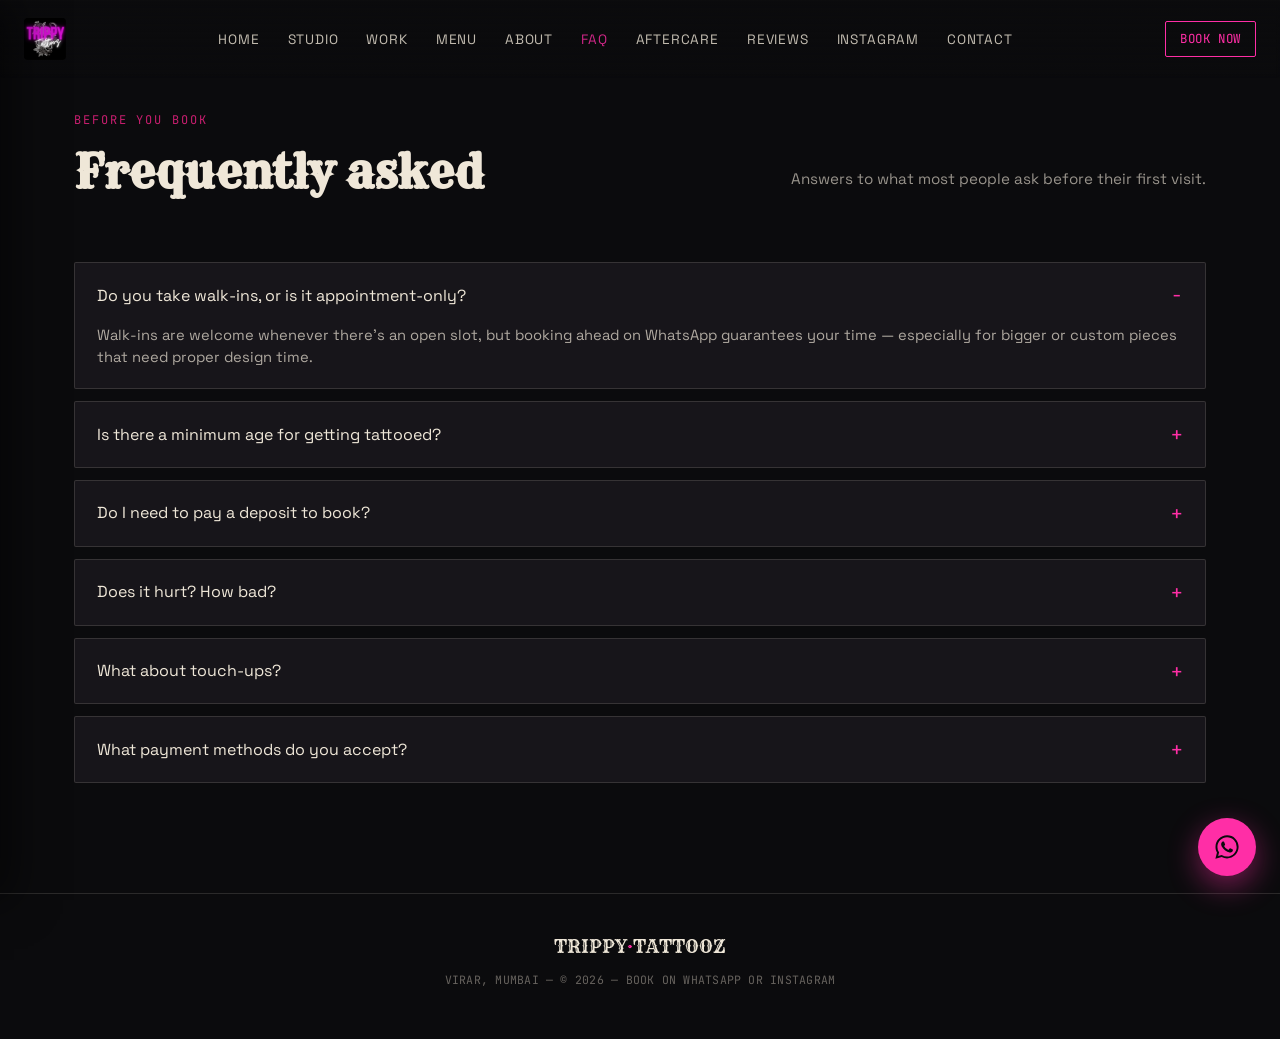
<file: faq.html>
<!DOCTYPE html>
<html lang="en">
<head>
<meta charset="UTF-8">
<meta name="viewport" content="width=device-width, initial-scale=1.0">
<title>FAQ — Trippy Tattooz</title>
<meta name="description" content="Frequently asked questions about booking, pricing, pain, and touch-ups at Trippy Tattooz, Virar.">

<meta property="og:type" content="website">
<meta property="og:site_name" content="Trippy Tattooz">
<meta property="og:title" content="FAQ — Trippy Tattooz">
<meta property="og:description" content="Frequently asked questions about booking, pricing, pain, and touch-ups at Trippy Tattooz, Virar.">
<meta property="og:image" content="https://trippytattooz.online/images/portfolio-11.jpg">
<meta property="og:url" content="https://trippytattooz.online/faq.html">
<meta name="twitter:card" content="summary_large_image">
<meta name="twitter:title" content="FAQ — Trippy Tattooz">
<meta name="twitter:description" content="Frequently asked questions about booking, pricing, pain, and touch-ups at Trippy Tattooz, Virar.">
<meta name="twitter:image" content="https://trippytattooz.online/images/portfolio-11.jpg">

<link rel="icon" type="image/jpeg" href="images/logo.jpg">
<link rel="apple-touch-icon" href="images/logo.jpg">

<script type="application/ld+json">
{
  "@context": "https://schema.org",
  "@type": "TattooParlor",
  "name": "Trippy Tattooz",
  "image": "https://trippytattooz.online/images/logo.jpg",
  "url": "https://trippytattooz.online/",
  "telephone": "+919145456658",
  "priceRange": "₹₹",
  "address": {
    "@type": "PostalAddress",
    "addressLocality": "Virar",
    "addressRegion": "Maharashtra",
    "addressCountry": "IN"
  },
  "openingHoursSpecification": {
    "@type": "OpeningHoursSpecification",
    "dayOfWeek": ["Monday","Tuesday","Wednesday","Thursday","Friday","Saturday","Sunday"],
    "opens": "11:00",
    "closes": "20:00"
  },
  "sameAs": ["https://instagram.com/trippy_tattooz"]
}
</script>
<link rel="preconnect" href="https://fonts.googleapis.com">
<link rel="preconnect" href="https://fonts.gstatic.com" crossorigin>
<link href="https://fonts.googleapis.com/css2?family=Rye&family=Space+Grotesk:wght@400;500;600;700&family=JetBrains+Mono:wght@400;500;700&display=swap" rel="stylesheet">
<link rel="stylesheet" href="styles.css">

</head>
<body>

<nav class="nav">
  <a href="index.html" class="brand"><img src="images/logo.jpg" alt="Trippy Tattooz" class="nav-logo-img" onerror="window.__ph && window.__ph(this,'images/logo.jpg — your logo')"></a>
  <ul>
    <li><a href="index.html">Home</a></li>
    <li><a href="studio.html">Studio</a></li>
    <li><a href="work.html">Work</a></li>
    <li><a href="menu.html">Menu</a></li>
    <li><a href="about.html">About</a></li>
    <li><a href="faq.html" style="color:var(--green);">FAQ</a></li>
    <li><a href="aftercare.html">Aftercare</a></li>
    <li><a href="reviews.html">Reviews</a></li>
    <li><a href="instagram.html">Instagram</a></li>
    <li><a href="contact.html">Contact</a></li>
  </ul>
  <a class="nav-cta" href="contact.html">Book Now</a>
  <button class="nav-menu-btn" id="navMenuBtn" aria-label="Open menu">☰</button>
</nav>

<div class="nav-drawer-overlay" id="navDrawerOverlay"></div>
<div class="nav-drawer" id="navDrawer">
  <div class="nav-drawer-head">
    <img src="images/logo.jpg" alt="Trippy Tattooz" class="nav-logo-img" onerror="this.style.display='none'">
    <button class="nav-drawer-close" id="navDrawerClose" aria-label="Close menu">✕</button>
  </div>
  <ul>
    <li><a href="index.html">Home</a></li>
    <li><a href="studio.html">Studio</a></li>
    <li><a href="work.html">Work</a></li>
    <li><a href="menu.html">Menu</a></li>
    <li><a href="about.html">About</a></li>
    <li><a href="faq.html" style="color:var(--green);">FAQ</a></li>
    <li><a href="aftercare.html">Aftercare</a></li>
    <li><a href="reviews.html">Reviews</a></li>
    <li><a href="instagram.html">Instagram</a></li>
    <li><a href="contact.html">Contact</a></li>
  </ul>
  <a href="contact.html" class="nav-drawer-cta">Book Now</a>
</div>


<section class="section" id="faq">
  <div class="wrap">
    <div class="section-head">
      <div>
        <div class="section-eyebrow">Before you book</div>
        <h2 class="section-title">Frequently asked</h2>
      </div>
      <p class="section-sub">Answers to what most people ask before their first visit.</p>
    </div>

    <div class="faq-list">
      <details class="faq-item" open>
        <summary>Do you take walk-ins, or is it appointment-only?</summary>
        <p>Walk-ins are welcome whenever there's an open slot, but booking ahead on WhatsApp guarantees your time — especially for bigger or custom pieces that need proper design time.</p>
      </details>
      <details class="faq-item">
        <summary>Is there a minimum age for getting tattooed?</summary>
        <p>Yes — you must be 18 or older with valid ID. No exceptions, no parental sign-offs for minors.</p>
      </details>
      <details class="faq-item">
        <summary>Do I need to pay a deposit to book?</summary>
        <p>For custom or larger pieces, a small deposit secures your slot and is adjusted against the final price. Flash Tattoo Day designs are usually paid on the day, first-come-first-served.</p>
      </details>
      <details class="faq-item">
        <summary>Does it hurt? How bad?</summary>
        <p>It varies by placement and your own pain tolerance — bony areas (ribs, spine, ankles) tend to feel sharper, fleshier areas (outer arm, thigh) are usually more manageable. Happy to talk through what to expect for your specific design when you message.</p>
      </details>
      <details class="faq-item">
        <summary>What about touch-ups?</summary>
        <p>Minor touch-ups within a reasonable window after healing are generally covered — message on WhatsApp with photos of how it's healed and we'll sort out timing.</p>
      </details>
      <details class="faq-item">
        <summary>What payment methods do you accept?</summary>
        <p>Cash and UPI both work. Let us know your preference when you come in.</p>
      </details>
    </div>
  </div>
</section>

<footer>
  <div class="wrap">
    <div class="brand">TRIPPY<span>·</span>TATTOOZ</div>
    <p class="mono">VIRAR, MUMBAI — © <span id="year"></span> — BOOK ON WHATSAPP OR INSTAGRAM</p>
  </div>
</footer>

<a class="whatsapp-float" href="https://wa.me/919145456658?text=Hi!%20I%27d%20like%20to%20book%20a%20tattoo%20appointment" target="_blank" rel="noopener" aria-label="Message on WhatsApp">
  <svg viewBox="0 0 24 24" fill="#0b0b0d"><path d="M12.04 2C6.58 2 2.13 6.45 2.13 11.91c0 1.7.44 3.36 1.28 4.82L2.05 22l5.4-1.42a9.9 9.9 0 0 0 4.59 1.17h.01c5.46 0 9.91-4.45 9.91-9.91 0-2.65-1.03-5.14-2.9-7.01A9.82 9.82 0 0 0 12.04 2zm0 18.13h-.01a8.2 8.2 0 0 1-4.19-1.15l-.3-.18-3.12.82.83-3.04-.2-.31a8.2 8.2 0 0 1-1.26-4.36c0-4.54 3.7-8.24 8.26-8.24 2.2 0 4.27.86 5.83 2.42a8.18 8.18 0 0 1 2.41 5.83c0 4.55-3.7 8.24-8.25 8.24zm4.52-6.16c-.25-.12-1.47-.72-1.7-.81-.23-.08-.4-.12-.56.13-.17.25-.65.81-.8.97-.14.17-.29.19-.54.06-.25-.12-1.04-.38-1.98-1.22-.73-.65-1.23-1.46-1.37-1.71-.14-.25-.02-.38.11-.5.11-.11.25-.29.37-.44.12-.14.16-.25.25-.41.08-.17.04-.31-.02-.44-.06-.12-.56-1.35-.77-1.85-.2-.48-.4-.42-.56-.43h-.48c-.17 0-.44.06-.67.31-.23.25-.87.85-.87 2.08 0 1.23.89 2.41 1.02 2.58.12.17 1.75 2.67 4.24 3.74.59.26 1.06.41 1.42.52.6.19 1.14.16 1.57.1.48-.07 1.47-.6 1.68-1.18.21-.58.21-1.08.15-1.18-.06-.1-.23-.16-.48-.28z"/></svg>
</a>

<div class="mobile-book-bar">
  <a href="https://wa.me/919145456658?text=Hi!%20I%27d%20like%20to%20book%20a%20tattoo%20appointment" target="_blank" rel="noopener">
    <svg width="18" height="18" viewBox="0 0 24 24" fill="#0b0b0d"><path d="M12.04 2C6.58 2 2.13 6.45 2.13 11.91c0 1.7.44 3.36 1.28 4.82L2.05 22l5.4-1.42a9.9 9.9 0 0 0 4.59 1.17h.01c5.46 0 9.91-4.45 9.91-9.91 0-2.65-1.03-5.14-2.9-7.01A9.82 9.82 0 0 0 12.04 2zm0 18.13h-.01a8.2 8.2 0 0 1-4.19-1.15l-.3-.18-3.12.82.83-3.04-.2-.31a8.2 8.2 0 0 1-1.26-4.36c0-4.54 3.7-8.24 8.26-8.24 2.2 0 4.27.86 5.83 2.42a8.18 8.18 0 0 1 2.41 5.83c0 4.55-3.7 8.24-8.25 8.24zm4.52-6.16c-.25-.12-1.47-.72-1.7-.81-.23-.08-.4-.12-.56.13-.17.25-.65.81-.8.97-.14.17-.29.19-.54.06-.25-.12-1.04-.38-1.98-1.22-.73-.65-1.23-1.46-1.37-1.71-.14-.25-.02-.38.11-.5.11-.11.25-.29.37-.44.12-.14.16-.25.25-.41.08-.17.04-.31-.02-.44-.06-.12-.56-1.35-.77-1.85-.2-.48-.4-.42-.56-.43h-.48c-.17 0-.44.06-.67.31-.23.25-.87.85-.87 2.08 0 1.23.89 2.41 1.02 2.58.12.17 1.75 2.67 4.24 3.74.59.26 1.06.41 1.42.52.6.19 1.14.16 1.57.1.48-.07 1.47-.6 1.68-1.18.21-.58.21-1.08.15-1.18-.06-.1-.23-.16-.48-.28z"/></svg>
    Book on WhatsApp
  </a>
</div>

<script src="script.js"></script>

</body>
</html>
</file>
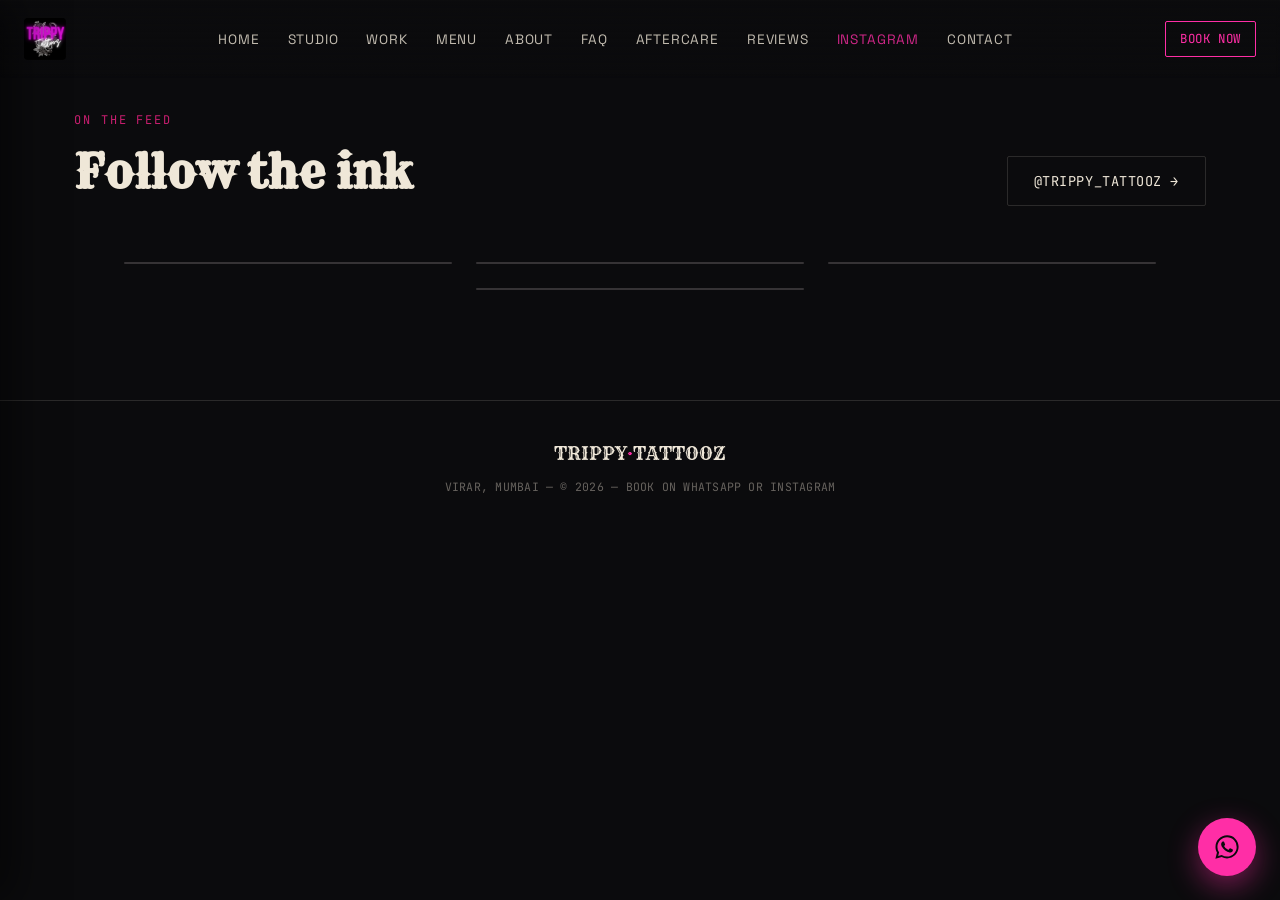
<file: instagram.html>
<!DOCTYPE html>
<html lang="en">
<head>
<meta charset="UTF-8">
<meta name="viewport" content="width=device-width, initial-scale=1.0">
<title>Instagram — Trippy Tattooz</title>
<meta name="description" content="Follow Trippy Tattooz on Instagram — @trippy_tattooz. Recent reels and posts from the studio.">

<meta property="og:type" content="website">
<meta property="og:site_name" content="Trippy Tattooz">
<meta property="og:title" content="Instagram — Trippy Tattooz">
<meta property="og:description" content="Follow Trippy Tattooz on Instagram — @trippy_tattooz. Recent reels and posts from the studio.">
<meta property="og:image" content="https://trippytattooz.online/images/portfolio-11.jpg">
<meta property="og:url" content="https://trippytattooz.online/instagram.html">
<meta name="twitter:card" content="summary_large_image">
<meta name="twitter:title" content="Instagram — Trippy Tattooz">
<meta name="twitter:description" content="Follow Trippy Tattooz on Instagram — @trippy_tattooz. Recent reels and posts from the studio.">
<meta name="twitter:image" content="https://trippytattooz.online/images/portfolio-11.jpg">

<link rel="icon" type="image/jpeg" href="images/logo.jpg">
<link rel="apple-touch-icon" href="images/logo.jpg">

<script type="application/ld+json">
{
  "@context": "https://schema.org",
  "@type": "TattooParlor",
  "name": "Trippy Tattooz",
  "image": "https://trippytattooz.online/images/logo.jpg",
  "url": "https://trippytattooz.online/",
  "telephone": "+919145456658",
  "priceRange": "₹₹",
  "address": {
    "@type": "PostalAddress",
    "addressLocality": "Virar",
    "addressRegion": "Maharashtra",
    "addressCountry": "IN"
  },
  "openingHoursSpecification": {
    "@type": "OpeningHoursSpecification",
    "dayOfWeek": ["Monday","Tuesday","Wednesday","Thursday","Friday","Saturday","Sunday"],
    "opens": "11:00",
    "closes": "20:00"
  },
  "sameAs": ["https://instagram.com/trippy_tattooz"]
}
</script>
<link rel="preconnect" href="https://fonts.googleapis.com">
<link rel="preconnect" href="https://fonts.gstatic.com" crossorigin>
<link href="https://fonts.googleapis.com/css2?family=Rye&family=Space+Grotesk:wght@400;500;600;700&family=JetBrains+Mono:wght@400;500;700&display=swap" rel="stylesheet">
<link rel="stylesheet" href="styles.css">

</head>
<body>

<nav class="nav">
  <a href="index.html" class="brand"><img src="images/logo.jpg" alt="Trippy Tattooz" class="nav-logo-img" onerror="window.__ph && window.__ph(this,'images/logo.jpg — your logo')"></a>
  <ul>
    <li><a href="index.html">Home</a></li>
    <li><a href="studio.html">Studio</a></li>
    <li><a href="work.html">Work</a></li>
    <li><a href="menu.html">Menu</a></li>
    <li><a href="about.html">About</a></li>
    <li><a href="faq.html">FAQ</a></li>
    <li><a href="aftercare.html">Aftercare</a></li>
    <li><a href="reviews.html">Reviews</a></li>
    <li><a href="instagram.html" style="color:var(--green);">Instagram</a></li>
    <li><a href="contact.html">Contact</a></li>
  </ul>
  <a class="nav-cta" href="contact.html">Book Now</a>
  <button class="nav-menu-btn" id="navMenuBtn" aria-label="Open menu">☰</button>
</nav>

<div class="nav-drawer-overlay" id="navDrawerOverlay"></div>
<div class="nav-drawer" id="navDrawer">
  <div class="nav-drawer-head">
    <img src="images/logo.jpg" alt="Trippy Tattooz" class="nav-logo-img" onerror="this.style.display='none'">
    <button class="nav-drawer-close" id="navDrawerClose" aria-label="Close menu">✕</button>
  </div>
  <ul>
    <li><a href="index.html">Home</a></li>
    <li><a href="studio.html">Studio</a></li>
    <li><a href="work.html">Work</a></li>
    <li><a href="menu.html">Menu</a></li>
    <li><a href="about.html">About</a></li>
    <li><a href="faq.html">FAQ</a></li>
    <li><a href="aftercare.html">Aftercare</a></li>
    <li><a href="reviews.html">Reviews</a></li>
    <li><a href="instagram.html" style="color:var(--green);">Instagram</a></li>
    <li><a href="contact.html">Contact</a></li>
  </ul>
  <a href="contact.html" class="nav-drawer-cta">Book Now</a>
</div>


<section class="section" id="instagram">
  <div class="wrap">
    <div class="section-head">
      <div>
        <div class="section-eyebrow">On the feed</div>
        <h2 class="section-title">Follow the ink</h2>
      </div>
      <a href="https://instagram.com/trippy_tattooz" target="_blank" rel="noopener" class="btn btn-ghost">@trippy_tattooz →</a>
    </div>
    <div class="insta-grid" id="instaGrid"></div>
  </div>
</section>

<footer>
  <div class="wrap">
    <div class="brand">TRIPPY<span>·</span>TATTOOZ</div>
    <p class="mono">VIRAR, MUMBAI — © <span id="year"></span> — BOOK ON WHATSAPP OR INSTAGRAM</p>
  </div>
</footer>

<a class="whatsapp-float" href="https://wa.me/919145456658?text=Hi!%20I%27d%20like%20to%20book%20a%20tattoo%20appointment" target="_blank" rel="noopener" aria-label="Message on WhatsApp">
  <svg viewBox="0 0 24 24" fill="#0b0b0d"><path d="M12.04 2C6.58 2 2.13 6.45 2.13 11.91c0 1.7.44 3.36 1.28 4.82L2.05 22l5.4-1.42a9.9 9.9 0 0 0 4.59 1.17h.01c5.46 0 9.91-4.45 9.91-9.91 0-2.65-1.03-5.14-2.9-7.01A9.82 9.82 0 0 0 12.04 2zm0 18.13h-.01a8.2 8.2 0 0 1-4.19-1.15l-.3-.18-3.12.82.83-3.04-.2-.31a8.2 8.2 0 0 1-1.26-4.36c0-4.54 3.7-8.24 8.26-8.24 2.2 0 4.27.86 5.83 2.42a8.18 8.18 0 0 1 2.41 5.83c0 4.55-3.7 8.24-8.25 8.24zm4.52-6.16c-.25-.12-1.47-.72-1.7-.81-.23-.08-.4-.12-.56.13-.17.25-.65.81-.8.97-.14.17-.29.19-.54.06-.25-.12-1.04-.38-1.98-1.22-.73-.65-1.23-1.46-1.37-1.71-.14-.25-.02-.38.11-.5.11-.11.25-.29.37-.44.12-.14.16-.25.25-.41.08-.17.04-.31-.02-.44-.06-.12-.56-1.35-.77-1.85-.2-.48-.4-.42-.56-.43h-.48c-.17 0-.44.06-.67.31-.23.25-.87.85-.87 2.08 0 1.23.89 2.41 1.02 2.58.12.17 1.75 2.67 4.24 3.74.59.26 1.06.41 1.42.52.6.19 1.14.16 1.57.1.48-.07 1.47-.6 1.68-1.18.21-.58.21-1.08.15-1.18-.06-.1-.23-.16-.48-.28z"/></svg>
</a>

<div class="mobile-book-bar">
  <a href="https://wa.me/919145456658?text=Hi!%20I%27d%20like%20to%20book%20a%20tattoo%20appointment" target="_blank" rel="noopener">
    <svg width="18" height="18" viewBox="0 0 24 24" fill="#0b0b0d"><path d="M12.04 2C6.58 2 2.13 6.45 2.13 11.91c0 1.7.44 3.36 1.28 4.82L2.05 22l5.4-1.42a9.9 9.9 0 0 0 4.59 1.17h.01c5.46 0 9.91-4.45 9.91-9.91 0-2.65-1.03-5.14-2.9-7.01A9.82 9.82 0 0 0 12.04 2zm0 18.13h-.01a8.2 8.2 0 0 1-4.19-1.15l-.3-.18-3.12.82.83-3.04-.2-.31a8.2 8.2 0 0 1-1.26-4.36c0-4.54 3.7-8.24 8.26-8.24 2.2 0 4.27.86 5.83 2.42a8.18 8.18 0 0 1 2.41 5.83c0 4.55-3.7 8.24-8.25 8.24zm4.52-6.16c-.25-.12-1.47-.72-1.7-.81-.23-.08-.4-.12-.56.13-.17.25-.65.81-.8.97-.14.17-.29.19-.54.06-.25-.12-1.04-.38-1.98-1.22-.73-.65-1.23-1.46-1.37-1.71-.14-.25-.02-.38.11-.5.11-.11.25-.29.37-.44.12-.14.16-.25.25-.41.08-.17.04-.31-.02-.44-.06-.12-.56-1.35-.77-1.85-.2-.48-.4-.42-.56-.43h-.48c-.17 0-.44.06-.67.31-.23.25-.87.85-.87 2.08 0 1.23.89 2.41 1.02 2.58.12.17 1.75 2.67 4.24 3.74.59.26 1.06.41 1.42.52.6.19 1.14.16 1.57.1.48-.07 1.47-.6 1.68-1.18.21-.58.21-1.08.15-1.18-.06-.1-.23-.16-.48-.28z"/></svg>
    Book on WhatsApp
  </a>
</div>

<script src="script.js"></script>
<script src="instagram.js"></script>
</body>
</html>
</file>
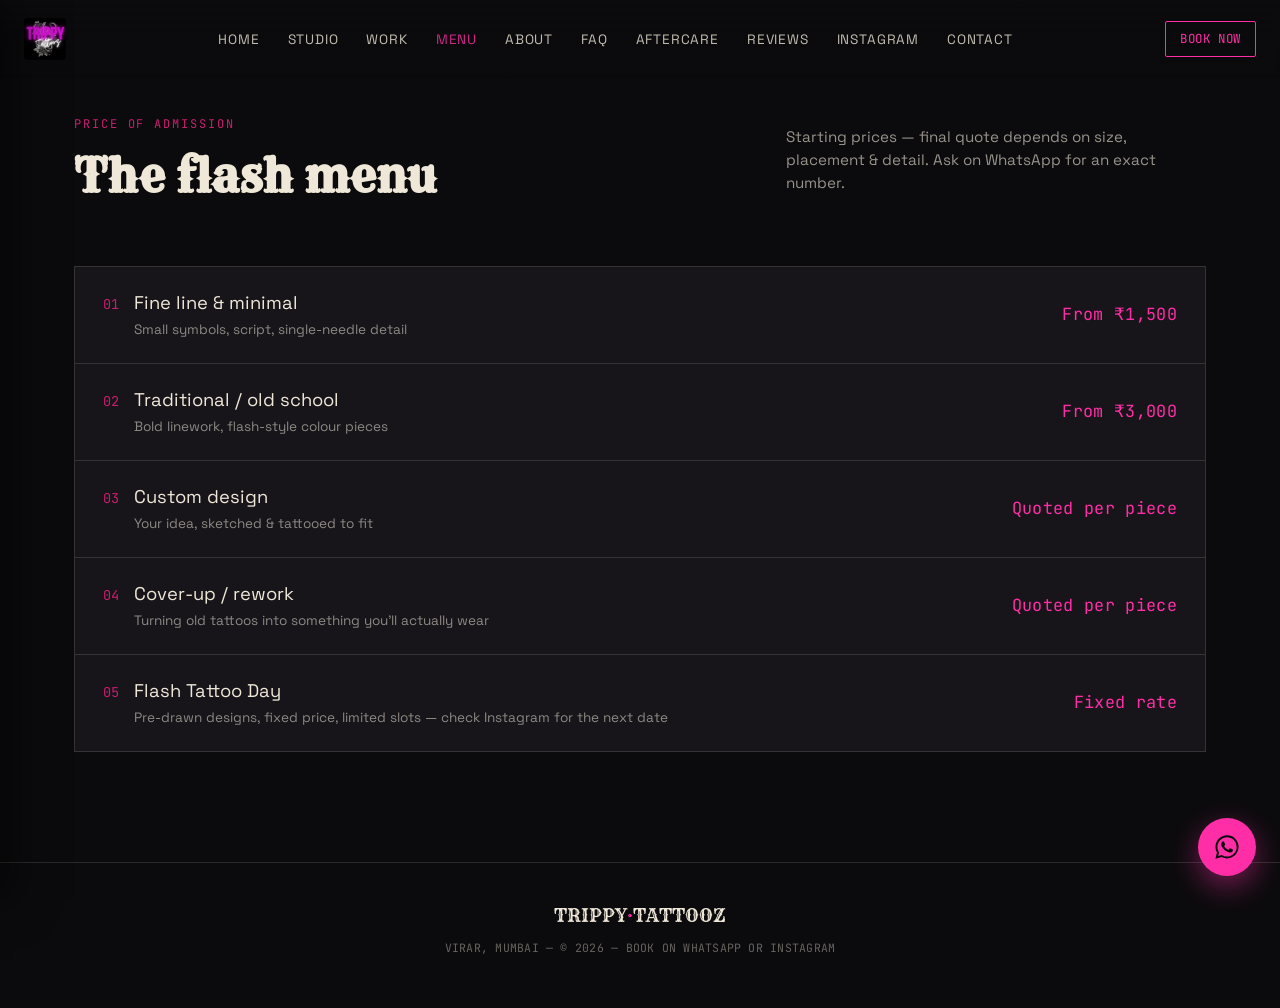
<file: menu.html>
<!DOCTYPE html>
<html lang="en">
<head>
<meta charset="UTF-8">
<meta name="viewport" content="width=device-width, initial-scale=1.0">
<title>Flash Menu & Pricing — Trippy Tattooz</title>
<meta name="description" content="Starting prices for tattoos at Trippy Tattooz, Virar — fine line, traditional, custom design, cover-ups & more.">

<meta property="og:type" content="website">
<meta property="og:site_name" content="Trippy Tattooz">
<meta property="og:title" content="Flash Menu & Pricing — Trippy Tattooz">
<meta property="og:description" content="Starting prices for tattoos at Trippy Tattooz, Virar — fine line, traditional, custom design, cover-ups & more.">
<meta property="og:image" content="https://trippytattooz.online/images/portfolio-11.jpg">
<meta property="og:url" content="https://trippytattooz.online/menu.html">
<meta name="twitter:card" content="summary_large_image">
<meta name="twitter:title" content="Flash Menu & Pricing — Trippy Tattooz">
<meta name="twitter:description" content="Starting prices for tattoos at Trippy Tattooz, Virar — fine line, traditional, custom design, cover-ups & more.">
<meta name="twitter:image" content="https://trippytattooz.online/images/portfolio-11.jpg">

<link rel="icon" type="image/jpeg" href="images/logo.jpg">
<link rel="apple-touch-icon" href="images/logo.jpg">

<script type="application/ld+json">
{
  "@context": "https://schema.org",
  "@type": "TattooParlor",
  "name": "Trippy Tattooz",
  "image": "https://trippytattooz.online/images/logo.jpg",
  "url": "https://trippytattooz.online/",
  "telephone": "+919145456658",
  "priceRange": "₹₹",
  "address": {
    "@type": "PostalAddress",
    "addressLocality": "Virar",
    "addressRegion": "Maharashtra",
    "addressCountry": "IN"
  },
  "openingHoursSpecification": {
    "@type": "OpeningHoursSpecification",
    "dayOfWeek": ["Monday","Tuesday","Wednesday","Thursday","Friday","Saturday","Sunday"],
    "opens": "11:00",
    "closes": "20:00"
  },
  "sameAs": ["https://instagram.com/trippy_tattooz"]
}
</script>
<link rel="preconnect" href="https://fonts.googleapis.com">
<link rel="preconnect" href="https://fonts.gstatic.com" crossorigin>
<link href="https://fonts.googleapis.com/css2?family=Rye&family=Space+Grotesk:wght@400;500;600;700&family=JetBrains+Mono:wght@400;500;700&display=swap" rel="stylesheet">
<link rel="stylesheet" href="styles.css">

</head>
<body>

<nav class="nav">
  <a href="index.html" class="brand"><img src="images/logo.jpg" alt="Trippy Tattooz" class="nav-logo-img" onerror="window.__ph && window.__ph(this,'images/logo.jpg — your logo')"></a>
  <ul>
    <li><a href="index.html">Home</a></li>
    <li><a href="studio.html">Studio</a></li>
    <li><a href="work.html">Work</a></li>
    <li><a href="menu.html" style="color:var(--green);">Menu</a></li>
    <li><a href="about.html">About</a></li>
    <li><a href="faq.html">FAQ</a></li>
    <li><a href="aftercare.html">Aftercare</a></li>
    <li><a href="reviews.html">Reviews</a></li>
    <li><a href="instagram.html">Instagram</a></li>
    <li><a href="contact.html">Contact</a></li>
  </ul>
  <a class="nav-cta" href="contact.html">Book Now</a>
  <button class="nav-menu-btn" id="navMenuBtn" aria-label="Open menu">☰</button>
</nav>

<div class="nav-drawer-overlay" id="navDrawerOverlay"></div>
<div class="nav-drawer" id="navDrawer">
  <div class="nav-drawer-head">
    <img src="images/logo.jpg" alt="Trippy Tattooz" class="nav-logo-img" onerror="this.style.display='none'">
    <button class="nav-drawer-close" id="navDrawerClose" aria-label="Close menu">✕</button>
  </div>
  <ul>
    <li><a href="index.html">Home</a></li>
    <li><a href="studio.html">Studio</a></li>
    <li><a href="work.html">Work</a></li>
    <li><a href="menu.html" style="color:var(--green);">Menu</a></li>
    <li><a href="about.html">About</a></li>
    <li><a href="faq.html">FAQ</a></li>
    <li><a href="aftercare.html">Aftercare</a></li>
    <li><a href="reviews.html">Reviews</a></li>
    <li><a href="instagram.html">Instagram</a></li>
    <li><a href="contact.html">Contact</a></li>
  </ul>
  <a href="contact.html" class="nav-drawer-cta">Book Now</a>
</div>


<section class="section" id="menu">
  <div class="wrap">
    <div class="section-head">
      <div>
        <div class="section-eyebrow">Price of admission</div>
        <h2 class="section-title">The flash menu</h2>
      </div>
      <p class="section-sub">Starting prices — final quote depends on size, placement & detail. Ask on WhatsApp for an exact number.</p>
    </div>

    <div class="menu-board">
      <div class="menu-row">
        <div class="menu-left">
          <span class="menu-index mono">01</span>
          <div>
            <div class="menu-name">Fine line & minimal</div>
            <div class="menu-desc">Small symbols, script, single-needle detail</div>
          </div>
        </div>
        <div class="menu-price mono">From ₹1,500</div>
      </div>
      <div class="menu-row">
        <div class="menu-left">
          <span class="menu-index mono">02</span>
          <div>
            <div class="menu-name">Traditional / old school</div>
            <div class="menu-desc">Bold linework, flash-style colour pieces</div>
          </div>
        </div>
        <div class="menu-price mono">From ₹3,000</div>
      </div>
      <div class="menu-row">
        <div class="menu-left">
          <span class="menu-index mono">03</span>
          <div>
            <div class="menu-name">Custom design</div>
            <div class="menu-desc">Your idea, sketched & tattooed to fit</div>
          </div>
        </div>
        <div class="menu-price mono">Quoted per piece</div>
      </div>
      <div class="menu-row">
        <div class="menu-left">
          <span class="menu-index mono">04</span>
          <div>
            <div class="menu-name">Cover-up / rework</div>
            <div class="menu-desc">Turning old tattoos into something you'll actually wear</div>
          </div>
        </div>
        <div class="menu-price mono">Quoted per piece</div>
      </div>
      <div class="menu-row">
        <div class="menu-left">
          <span class="menu-index mono">05</span>
          <div>
            <div class="menu-name">Flash Tattoo Day</div>
            <div class="menu-desc">Pre-drawn designs, fixed price, limited slots — check Instagram for the next date</div>
          </div>
        </div>
        <div class="menu-price mono">Fixed rate</div>
      </div>
    </div>
  </div>
</section>

<footer>
  <div class="wrap">
    <div class="brand">TRIPPY<span>·</span>TATTOOZ</div>
    <p class="mono">VIRAR, MUMBAI — © <span id="year"></span> — BOOK ON WHATSAPP OR INSTAGRAM</p>
  </div>
</footer>

<a class="whatsapp-float" href="https://wa.me/919145456658?text=Hi!%20I%27d%20like%20to%20book%20a%20tattoo%20appointment" target="_blank" rel="noopener" aria-label="Message on WhatsApp">
  <svg viewBox="0 0 24 24" fill="#0b0b0d"><path d="M12.04 2C6.58 2 2.13 6.45 2.13 11.91c0 1.7.44 3.36 1.28 4.82L2.05 22l5.4-1.42a9.9 9.9 0 0 0 4.59 1.17h.01c5.46 0 9.91-4.45 9.91-9.91 0-2.65-1.03-5.14-2.9-7.01A9.82 9.82 0 0 0 12.04 2zm0 18.13h-.01a8.2 8.2 0 0 1-4.19-1.15l-.3-.18-3.12.82.83-3.04-.2-.31a8.2 8.2 0 0 1-1.26-4.36c0-4.54 3.7-8.24 8.26-8.24 2.2 0 4.27.86 5.83 2.42a8.18 8.18 0 0 1 2.41 5.83c0 4.55-3.7 8.24-8.25 8.24zm4.52-6.16c-.25-.12-1.47-.72-1.7-.81-.23-.08-.4-.12-.56.13-.17.25-.65.81-.8.97-.14.17-.29.19-.54.06-.25-.12-1.04-.38-1.98-1.22-.73-.65-1.23-1.46-1.37-1.71-.14-.25-.02-.38.11-.5.11-.11.25-.29.37-.44.12-.14.16-.25.25-.41.08-.17.04-.31-.02-.44-.06-.12-.56-1.35-.77-1.85-.2-.48-.4-.42-.56-.43h-.48c-.17 0-.44.06-.67.31-.23.25-.87.85-.87 2.08 0 1.23.89 2.41 1.02 2.58.12.17 1.75 2.67 4.24 3.74.59.26 1.06.41 1.42.52.6.19 1.14.16 1.57.1.48-.07 1.47-.6 1.68-1.18.21-.58.21-1.08.15-1.18-.06-.1-.23-.16-.48-.28z"/></svg>
</a>

<div class="mobile-book-bar">
  <a href="https://wa.me/919145456658?text=Hi!%20I%27d%20like%20to%20book%20a%20tattoo%20appointment" target="_blank" rel="noopener">
    <svg width="18" height="18" viewBox="0 0 24 24" fill="#0b0b0d"><path d="M12.04 2C6.58 2 2.13 6.45 2.13 11.91c0 1.7.44 3.36 1.28 4.82L2.05 22l5.4-1.42a9.9 9.9 0 0 0 4.59 1.17h.01c5.46 0 9.91-4.45 9.91-9.91 0-2.65-1.03-5.14-2.9-7.01A9.82 9.82 0 0 0 12.04 2zm0 18.13h-.01a8.2 8.2 0 0 1-4.19-1.15l-.3-.18-3.12.82.83-3.04-.2-.31a8.2 8.2 0 0 1-1.26-4.36c0-4.54 3.7-8.24 8.26-8.24 2.2 0 4.27.86 5.83 2.42a8.18 8.18 0 0 1 2.41 5.83c0 4.55-3.7 8.24-8.25 8.24zm4.52-6.16c-.25-.12-1.47-.72-1.7-.81-.23-.08-.4-.12-.56.13-.17.25-.65.81-.8.97-.14.17-.29.19-.54.06-.25-.12-1.04-.38-1.98-1.22-.73-.65-1.23-1.46-1.37-1.71-.14-.25-.02-.38.11-.5.11-.11.25-.29.37-.44.12-.14.16-.25.25-.41.08-.17.04-.31-.02-.44-.06-.12-.56-1.35-.77-1.85-.2-.48-.4-.42-.56-.43h-.48c-.17 0-.44.06-.67.31-.23.25-.87.85-.87 2.08 0 1.23.89 2.41 1.02 2.58.12.17 1.75 2.67 4.24 3.74.59.26 1.06.41 1.42.52.6.19 1.14.16 1.57.1.48-.07 1.47-.6 1.68-1.18.21-.58.21-1.08.15-1.18-.06-.1-.23-.16-.48-.28z"/></svg>
    Book on WhatsApp
  </a>
</div>

<script src="script.js"></script>

</body>
</html>
</file>
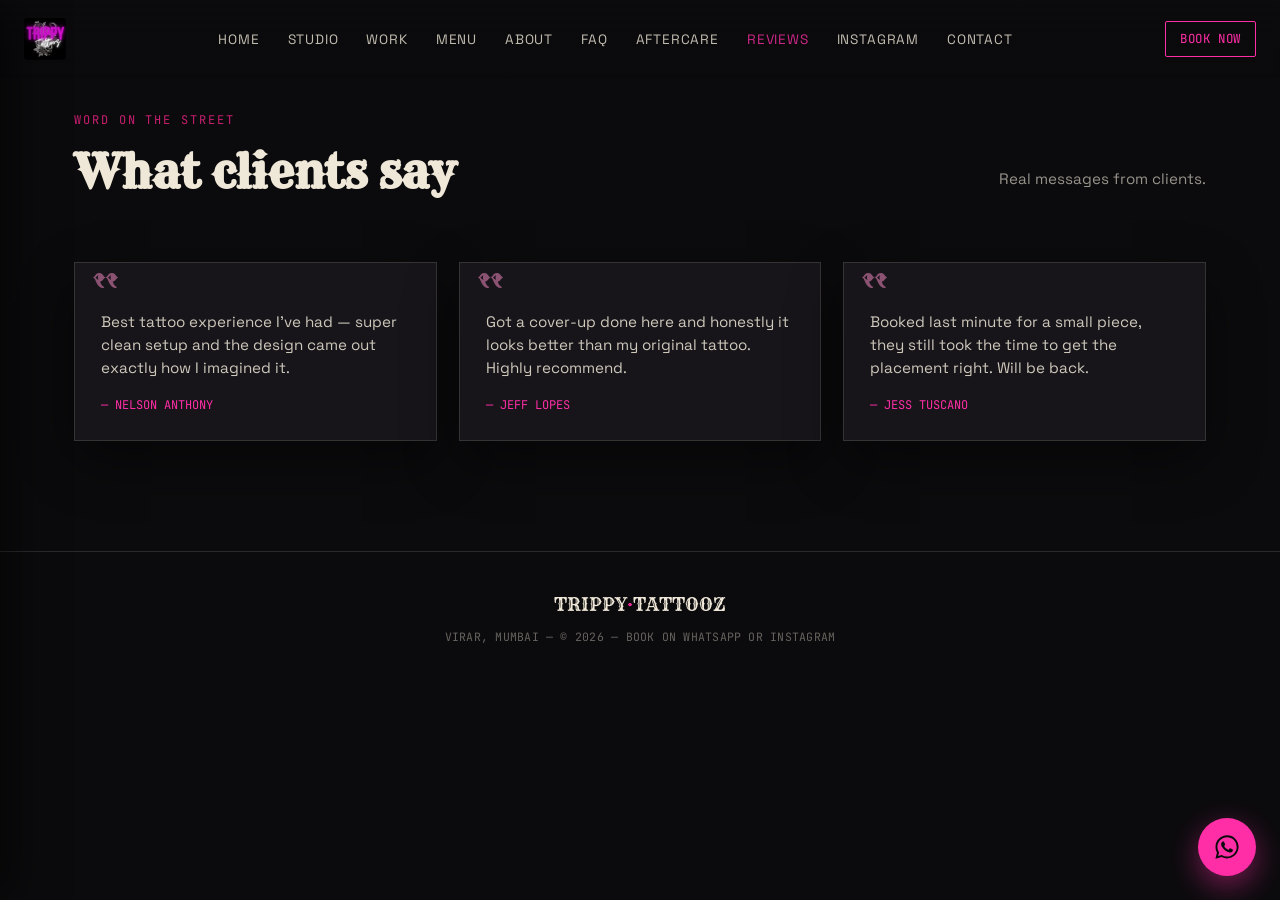
<file: reviews.html>
<!DOCTYPE html>
<html lang="en">
<head>
<meta charset="UTF-8">
<meta name="viewport" content="width=device-width, initial-scale=1.0">
<title>Reviews — Trippy Tattooz</title>
<meta name="description" content="What clients say about getting tattooed at Trippy Tattooz, Virar.">

<meta property="og:type" content="website">
<meta property="og:site_name" content="Trippy Tattooz">
<meta property="og:title" content="Reviews — Trippy Tattooz">
<meta property="og:description" content="What clients say about getting tattooed at Trippy Tattooz, Virar.">
<meta property="og:image" content="https://trippytattooz.online/images/portfolio-11.jpg">
<meta property="og:url" content="https://trippytattooz.online/reviews.html">
<meta name="twitter:card" content="summary_large_image">
<meta name="twitter:title" content="Reviews — Trippy Tattooz">
<meta name="twitter:description" content="What clients say about getting tattooed at Trippy Tattooz, Virar.">
<meta name="twitter:image" content="https://trippytattooz.online/images/portfolio-11.jpg">

<link rel="icon" type="image/jpeg" href="images/logo.jpg">
<link rel="apple-touch-icon" href="images/logo.jpg">

<script type="application/ld+json">
{
  "@context": "https://schema.org",
  "@type": "TattooParlor",
  "name": "Trippy Tattooz",
  "image": "https://trippytattooz.online/images/logo.jpg",
  "url": "https://trippytattooz.online/",
  "telephone": "+919145456658",
  "priceRange": "₹₹",
  "address": {
    "@type": "PostalAddress",
    "addressLocality": "Virar",
    "addressRegion": "Maharashtra",
    "addressCountry": "IN"
  },
  "openingHoursSpecification": {
    "@type": "OpeningHoursSpecification",
    "dayOfWeek": ["Monday","Tuesday","Wednesday","Thursday","Friday","Saturday","Sunday"],
    "opens": "11:00",
    "closes": "20:00"
  },
  "sameAs": ["https://instagram.com/trippy_tattooz"]
}
</script>
<link rel="preconnect" href="https://fonts.googleapis.com">
<link rel="preconnect" href="https://fonts.gstatic.com" crossorigin>
<link href="https://fonts.googleapis.com/css2?family=Rye&family=Space+Grotesk:wght@400;500;600;700&family=JetBrains+Mono:wght@400;500;700&display=swap" rel="stylesheet">
<link rel="stylesheet" href="styles.css">

</head>
<body>

<nav class="nav">
  <a href="index.html" class="brand"><img src="images/logo.jpg" alt="Trippy Tattooz" class="nav-logo-img" onerror="window.__ph && window.__ph(this,'images/logo.jpg — your logo')"></a>
  <ul>
    <li><a href="index.html">Home</a></li>
    <li><a href="studio.html">Studio</a></li>
    <li><a href="work.html">Work</a></li>
    <li><a href="menu.html">Menu</a></li>
    <li><a href="about.html">About</a></li>
    <li><a href="faq.html">FAQ</a></li>
    <li><a href="aftercare.html">Aftercare</a></li>
    <li><a href="reviews.html" style="color:var(--green);">Reviews</a></li>
    <li><a href="instagram.html">Instagram</a></li>
    <li><a href="contact.html">Contact</a></li>
  </ul>
  <a class="nav-cta" href="contact.html">Book Now</a>
  <button class="nav-menu-btn" id="navMenuBtn" aria-label="Open menu">☰</button>
</nav>

<div class="nav-drawer-overlay" id="navDrawerOverlay"></div>
<div class="nav-drawer" id="navDrawer">
  <div class="nav-drawer-head">
    <img src="images/logo.jpg" alt="Trippy Tattooz" class="nav-logo-img" onerror="this.style.display='none'">
    <button class="nav-drawer-close" id="navDrawerClose" aria-label="Close menu">✕</button>
  </div>
  <ul>
    <li><a href="index.html">Home</a></li>
    <li><a href="studio.html">Studio</a></li>
    <li><a href="work.html">Work</a></li>
    <li><a href="menu.html">Menu</a></li>
    <li><a href="about.html">About</a></li>
    <li><a href="faq.html">FAQ</a></li>
    <li><a href="aftercare.html">Aftercare</a></li>
    <li><a href="reviews.html" style="color:var(--green);">Reviews</a></li>
    <li><a href="instagram.html">Instagram</a></li>
    <li><a href="contact.html">Contact</a></li>
  </ul>
  <a href="contact.html" class="nav-drawer-cta">Book Now</a>
</div>


<section class="section" id="reviews">
  <div class="wrap">
    <div class="section-head">
      <div>
        <div class="section-eyebrow">Word on the street</div>
        <h2 class="section-title">What clients say</h2>
      </div>
      <p class="section-sub">Real messages from clients.</p>
    </div>

    <div class="review-strip">
      <div class="review-card">
        <p class="review-text">Best tattoo experience I've had — super clean setup and the design came out exactly how I imagined it.</p>
        <div class="review-name">— Nelson Anthony</div>
      </div>
      <div class="review-card">
        <p class="review-text">Got a cover-up done here and honestly it looks better than my original tattoo. Highly recommend.</p>
        <div class="review-name">— Jeff Lopes</div>
      </div>
      <div class="review-card">
        <p class="review-text">Booked last minute for a small piece, they still took the time to get the placement right. Will be back.</p>
        <div class="review-name">— Jess Tuscano</div>
      </div>
    </div>
  </div>
</section>

<footer>
  <div class="wrap">
    <div class="brand">TRIPPY<span>·</span>TATTOOZ</div>
    <p class="mono">VIRAR, MUMBAI — © <span id="year"></span> — BOOK ON WHATSAPP OR INSTAGRAM</p>
  </div>
</footer>

<a class="whatsapp-float" href="https://wa.me/919145456658?text=Hi!%20I%27d%20like%20to%20book%20a%20tattoo%20appointment" target="_blank" rel="noopener" aria-label="Message on WhatsApp">
  <svg viewBox="0 0 24 24" fill="#0b0b0d"><path d="M12.04 2C6.58 2 2.13 6.45 2.13 11.91c0 1.7.44 3.36 1.28 4.82L2.05 22l5.4-1.42a9.9 9.9 0 0 0 4.59 1.17h.01c5.46 0 9.91-4.45 9.91-9.91 0-2.65-1.03-5.14-2.9-7.01A9.82 9.82 0 0 0 12.04 2zm0 18.13h-.01a8.2 8.2 0 0 1-4.19-1.15l-.3-.18-3.12.82.83-3.04-.2-.31a8.2 8.2 0 0 1-1.26-4.36c0-4.54 3.7-8.24 8.26-8.24 2.2 0 4.27.86 5.83 2.42a8.18 8.18 0 0 1 2.41 5.83c0 4.55-3.7 8.24-8.25 8.24zm4.52-6.16c-.25-.12-1.47-.72-1.7-.81-.23-.08-.4-.12-.56.13-.17.25-.65.81-.8.97-.14.17-.29.19-.54.06-.25-.12-1.04-.38-1.98-1.22-.73-.65-1.23-1.46-1.37-1.71-.14-.25-.02-.38.11-.5.11-.11.25-.29.37-.44.12-.14.16-.25.25-.41.08-.17.04-.31-.02-.44-.06-.12-.56-1.35-.77-1.85-.2-.48-.4-.42-.56-.43h-.48c-.17 0-.44.06-.67.31-.23.25-.87.85-.87 2.08 0 1.23.89 2.41 1.02 2.58.12.17 1.75 2.67 4.24 3.74.59.26 1.06.41 1.42.52.6.19 1.14.16 1.57.1.48-.07 1.47-.6 1.68-1.18.21-.58.21-1.08.15-1.18-.06-.1-.23-.16-.48-.28z"/></svg>
</a>

<div class="mobile-book-bar">
  <a href="https://wa.me/919145456658?text=Hi!%20I%27d%20like%20to%20book%20a%20tattoo%20appointment" target="_blank" rel="noopener">
    <svg width="18" height="18" viewBox="0 0 24 24" fill="#0b0b0d"><path d="M12.04 2C6.58 2 2.13 6.45 2.13 11.91c0 1.7.44 3.36 1.28 4.82L2.05 22l5.4-1.42a9.9 9.9 0 0 0 4.59 1.17h.01c5.46 0 9.91-4.45 9.91-9.91 0-2.65-1.03-5.14-2.9-7.01A9.82 9.82 0 0 0 12.04 2zm0 18.13h-.01a8.2 8.2 0 0 1-4.19-1.15l-.3-.18-3.12.82.83-3.04-.2-.31a8.2 8.2 0 0 1-1.26-4.36c0-4.54 3.7-8.24 8.26-8.24 2.2 0 4.27.86 5.83 2.42a8.18 8.18 0 0 1 2.41 5.83c0 4.55-3.7 8.24-8.25 8.24zm4.52-6.16c-.25-.12-1.47-.72-1.7-.81-.23-.08-.4-.12-.56.13-.17.25-.65.81-.8.97-.14.17-.29.19-.54.06-.25-.12-1.04-.38-1.98-1.22-.73-.65-1.23-1.46-1.37-1.71-.14-.25-.02-.38.11-.5.11-.11.25-.29.37-.44.12-.14.16-.25.25-.41.08-.17.04-.31-.02-.44-.06-.12-.56-1.35-.77-1.85-.2-.48-.4-.42-.56-.43h-.48c-.17 0-.44.06-.67.31-.23.25-.87.85-.87 2.08 0 1.23.89 2.41 1.02 2.58.12.17 1.75 2.67 4.24 3.74.59.26 1.06.41 1.42.52.6.19 1.14.16 1.57.1.48-.07 1.47-.6 1.68-1.18.21-.58.21-1.08.15-1.18-.06-.1-.23-.16-.48-.28z"/></svg>
    Book on WhatsApp
  </a>
</div>

<script src="script.js"></script>

</body>
</html>
</file>
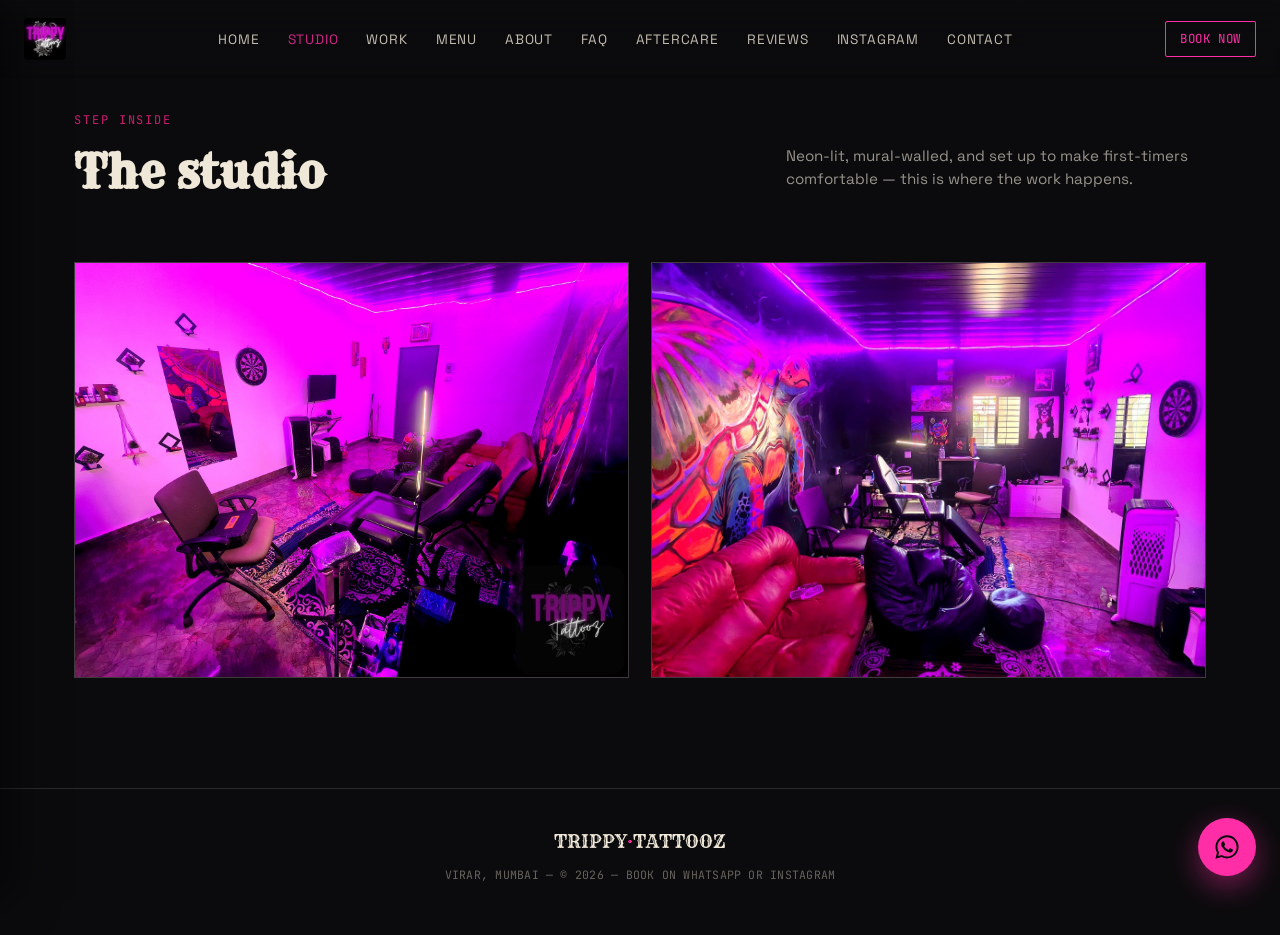
<file: studio.html>
<!DOCTYPE html>
<html lang="en">
<head>
<meta charset="UTF-8">
<meta name="viewport" content="width=device-width, initial-scale=1.0">
<title>The Studio — Trippy Tattooz</title>
<meta name="description" content="Take a look inside Trippy Tattooz — our neon-lit, mural-walled studio in Virar, Mumbai.">

<meta property="og:type" content="website">
<meta property="og:site_name" content="Trippy Tattooz">
<meta property="og:title" content="The Studio — Trippy Tattooz">
<meta property="og:description" content="Take a look inside Trippy Tattooz — our neon-lit, mural-walled studio in Virar, Mumbai.">
<meta property="og:image" content="https://trippytattooz.online/images/portfolio-11.jpg">
<meta property="og:url" content="https://trippytattooz.online/studio.html">
<meta name="twitter:card" content="summary_large_image">
<meta name="twitter:title" content="The Studio — Trippy Tattooz">
<meta name="twitter:description" content="Take a look inside Trippy Tattooz — our neon-lit, mural-walled studio in Virar, Mumbai.">
<meta name="twitter:image" content="https://trippytattooz.online/images/portfolio-11.jpg">

<link rel="icon" type="image/jpeg" href="images/logo.jpg">
<link rel="apple-touch-icon" href="images/logo.jpg">

<script type="application/ld+json">
{
  "@context": "https://schema.org",
  "@type": "TattooParlor",
  "name": "Trippy Tattooz",
  "image": "https://trippytattooz.online/images/logo.jpg",
  "url": "https://trippytattooz.online/",
  "telephone": "+919145456658",
  "priceRange": "₹₹",
  "address": {
    "@type": "PostalAddress",
    "addressLocality": "Virar",
    "addressRegion": "Maharashtra",
    "addressCountry": "IN"
  },
  "openingHoursSpecification": {
    "@type": "OpeningHoursSpecification",
    "dayOfWeek": ["Monday","Tuesday","Wednesday","Thursday","Friday","Saturday","Sunday"],
    "opens": "11:00",
    "closes": "20:00"
  },
  "sameAs": ["https://instagram.com/trippy_tattooz"]
}
</script>
<link rel="preconnect" href="https://fonts.googleapis.com">
<link rel="preconnect" href="https://fonts.gstatic.com" crossorigin>
<link href="https://fonts.googleapis.com/css2?family=Rye&family=Space+Grotesk:wght@400;500;600;700&family=JetBrains+Mono:wght@400;500;700&display=swap" rel="stylesheet">
<link rel="stylesheet" href="styles.css">

</head>
<body>

<nav class="nav">
  <a href="index.html" class="brand"><img src="images/logo.jpg" alt="Trippy Tattooz" class="nav-logo-img" onerror="window.__ph && window.__ph(this,'images/logo.jpg — your logo')"></a>
  <ul>
    <li><a href="index.html">Home</a></li>
    <li><a href="studio.html" style="color:var(--green);">Studio</a></li>
    <li><a href="work.html">Work</a></li>
    <li><a href="menu.html">Menu</a></li>
    <li><a href="about.html">About</a></li>
    <li><a href="faq.html">FAQ</a></li>
    <li><a href="aftercare.html">Aftercare</a></li>
    <li><a href="reviews.html">Reviews</a></li>
    <li><a href="instagram.html">Instagram</a></li>
    <li><a href="contact.html">Contact</a></li>
  </ul>
  <a class="nav-cta" href="contact.html">Book Now</a>
  <button class="nav-menu-btn" id="navMenuBtn" aria-label="Open menu">☰</button>
</nav>

<div class="nav-drawer-overlay" id="navDrawerOverlay"></div>
<div class="nav-drawer" id="navDrawer">
  <div class="nav-drawer-head">
    <img src="images/logo.jpg" alt="Trippy Tattooz" class="nav-logo-img" onerror="this.style.display='none'">
    <button class="nav-drawer-close" id="navDrawerClose" aria-label="Close menu">✕</button>
  </div>
  <ul>
    <li><a href="index.html">Home</a></li>
    <li><a href="studio.html" style="color:var(--green);">Studio</a></li>
    <li><a href="work.html">Work</a></li>
    <li><a href="menu.html">Menu</a></li>
    <li><a href="about.html">About</a></li>
    <li><a href="faq.html">FAQ</a></li>
    <li><a href="aftercare.html">Aftercare</a></li>
    <li><a href="reviews.html">Reviews</a></li>
    <li><a href="instagram.html">Instagram</a></li>
    <li><a href="contact.html">Contact</a></li>
  </ul>
  <a href="contact.html" class="nav-drawer-cta">Book Now</a>
</div>


<section class="section" id="studio">
  <div class="wrap">
    <div class="section-head">
      <div>
        <div class="section-eyebrow">Step inside</div>
        <h2 class="section-title">The studio</h2>
      </div>
      <p class="section-sub">Neon-lit, mural-walled, and set up to make first-timers comfortable — this is where the work happens.</p>
    </div>
    <div class="studio-gallery">
      <div class="studio-img">
        <img src="images/studio-1.jpg" alt="Trippy Tattooz studio interior with neon lighting" loading="lazy">
      </div>
      <div class="studio-img">
        <img src="images/studio-2.jpg" alt="Trippy Tattooz studio interior with mural wall" loading="lazy">
      </div>
    </div>
  </div>
</section>

<footer>
  <div class="wrap">
    <div class="brand">TRIPPY<span>·</span>TATTOOZ</div>
    <p class="mono">VIRAR, MUMBAI — © <span id="year"></span> — BOOK ON WHATSAPP OR INSTAGRAM</p>
  </div>
</footer>

<a class="whatsapp-float" href="https://wa.me/919145456658?text=Hi!%20I%27d%20like%20to%20book%20a%20tattoo%20appointment" target="_blank" rel="noopener" aria-label="Message on WhatsApp">
  <svg viewBox="0 0 24 24" fill="#0b0b0d"><path d="M12.04 2C6.58 2 2.13 6.45 2.13 11.91c0 1.7.44 3.36 1.28 4.82L2.05 22l5.4-1.42a9.9 9.9 0 0 0 4.59 1.17h.01c5.46 0 9.91-4.45 9.91-9.91 0-2.65-1.03-5.14-2.9-7.01A9.82 9.82 0 0 0 12.04 2zm0 18.13h-.01a8.2 8.2 0 0 1-4.19-1.15l-.3-.18-3.12.82.83-3.04-.2-.31a8.2 8.2 0 0 1-1.26-4.36c0-4.54 3.7-8.24 8.26-8.24 2.2 0 4.27.86 5.83 2.42a8.18 8.18 0 0 1 2.41 5.83c0 4.55-3.7 8.24-8.25 8.24zm4.52-6.16c-.25-.12-1.47-.72-1.7-.81-.23-.08-.4-.12-.56.13-.17.25-.65.81-.8.97-.14.17-.29.19-.54.06-.25-.12-1.04-.38-1.98-1.22-.73-.65-1.23-1.46-1.37-1.71-.14-.25-.02-.38.11-.5.11-.11.25-.29.37-.44.12-.14.16-.25.25-.41.08-.17.04-.31-.02-.44-.06-.12-.56-1.35-.77-1.85-.2-.48-.4-.42-.56-.43h-.48c-.17 0-.44.06-.67.31-.23.25-.87.85-.87 2.08 0 1.23.89 2.41 1.02 2.58.12.17 1.75 2.67 4.24 3.74.59.26 1.06.41 1.42.52.6.19 1.14.16 1.57.1.48-.07 1.47-.6 1.68-1.18.21-.58.21-1.08.15-1.18-.06-.1-.23-.16-.48-.28z"/></svg>
</a>

<div class="mobile-book-bar">
  <a href="https://wa.me/919145456658?text=Hi!%20I%27d%20like%20to%20book%20a%20tattoo%20appointment" target="_blank" rel="noopener">
    <svg width="18" height="18" viewBox="0 0 24 24" fill="#0b0b0d"><path d="M12.04 2C6.58 2 2.13 6.45 2.13 11.91c0 1.7.44 3.36 1.28 4.82L2.05 22l5.4-1.42a9.9 9.9 0 0 0 4.59 1.17h.01c5.46 0 9.91-4.45 9.91-9.91 0-2.65-1.03-5.14-2.9-7.01A9.82 9.82 0 0 0 12.04 2zm0 18.13h-.01a8.2 8.2 0 0 1-4.19-1.15l-.3-.18-3.12.82.83-3.04-.2-.31a8.2 8.2 0 0 1-1.26-4.36c0-4.54 3.7-8.24 8.26-8.24 2.2 0 4.27.86 5.83 2.42a8.18 8.18 0 0 1 2.41 5.83c0 4.55-3.7 8.24-8.25 8.24zm4.52-6.16c-.25-.12-1.47-.72-1.7-.81-.23-.08-.4-.12-.56.13-.17.25-.65.81-.8.97-.14.17-.29.19-.54.06-.25-.12-1.04-.38-1.98-1.22-.73-.65-1.23-1.46-1.37-1.71-.14-.25-.02-.38.11-.5.11-.11.25-.29.37-.44.12-.14.16-.25.25-.41.08-.17.04-.31-.02-.44-.06-.12-.56-1.35-.77-1.85-.2-.48-.4-.42-.56-.43h-.48c-.17 0-.44.06-.67.31-.23.25-.87.85-.87 2.08 0 1.23.89 2.41 1.02 2.58.12.17 1.75 2.67 4.24 3.74.59.26 1.06.41 1.42.52.6.19 1.14.16 1.57.1.48-.07 1.47-.6 1.68-1.18.21-.58.21-1.08.15-1.18-.06-.1-.23-.16-.48-.28z"/></svg>
    Book on WhatsApp
  </a>
</div>

<script src="script.js"></script>

</body>
</html>
</file>
<file: styles.css>
:root{
    --ink:#0b0b0d;
    --surface:#17151a;
    --surface-2:#201d24;
    --paper:#efe7d8;
    --bone:#efe7d8;
    --green:#ff2ea6;
    --pink:#c81e6f;
    --violet:#ff8fc9;
    --line:rgba(239,231,216,0.14);
    --shadow: 0 20px 50px rgba(0,0,0,0.45);
  }
  *{box-sizing:border-box;}
  html{scroll-behavior:smooth;}
  body{
    margin:0;
    background:var(--ink);
    color:var(--bone);
    font-family:'Space Grotesk', sans-serif;
    line-height:1.5;
    -webkit-font-smoothing:antialiased;
  }
  ::selection{ background:var(--green); color:#0b0b0d; }
  a{ color:inherit; }
  img{ max-width:100%; display:block; }

  .mono{ font-family:'JetBrains Mono', monospace; letter-spacing:0.02em; }
  .display{ font-family:'Rye', serif; }

  .wrap{ max-width:1180px; margin:0 auto; padding:0 24px; }

  /* ---------- NAV ---------- */
  .nav{
    position:fixed; top:0; left:0; right:0; z-index:50;
    display:flex; align-items:center; justify-content:space-between;
    padding:18px 24px;
    background:linear-gradient(to bottom, rgba(11,11,13,0.92), rgba(11,11,13,0));
    backdrop-filter:blur(2px);
  }
  .nav .brand{ font-family:'Rye', serif; font-size:1.15rem; color:var(--bone); text-decoration:none; display:flex; align-items:center; }
  .nav .brand span{ color:var(--green); }
  .nav-logo-img{ height:42px; width:auto; display:block; border-radius:4px; }
  .nav ul{ list-style:none; display:flex; gap:28px; margin:0; padding:0; }
  .nav ul a{ text-decoration:none; font-size:0.85rem; letter-spacing:0.06em; text-transform:uppercase; opacity:0.8; transition:opacity .2s, color .2s; }
  .nav ul a:hover{ opacity:1; color:var(--green); }
  .nav-cta{
    font-family:'JetBrains Mono', monospace; font-size:0.78rem; text-transform:uppercase;
    border:1px solid var(--green); color:var(--green); padding:8px 14px; border-radius:2px;
    text-decoration:none; letter-spacing:0.05em; transition:all .2s;
  }
  .nav-cta:hover{ background:var(--green); color:#0b0b0d; }
  .nav-menu-btn{
    display:none; background:none; border:1px solid var(--line); color:var(--bone);
    width:38px; height:38px; border-radius:2px; align-items:center; justify-content:center;
    font-size:1.2rem; line-height:1; cursor:pointer; flex:none;
  }

  /* ---------- LIGHTBOX ---------- */
  .lightbox{
    position:fixed; inset:0; z-index:200; background:rgba(11,11,13,0.96);
    display:flex; align-items:center; justify-content:center;
    opacity:0; pointer-events:none; transition:opacity .25s ease;
  }
  .lightbox.open{ opacity:1; pointer-events:auto; }
  .lightbox-img{ max-width:88vw; max-height:80vh; object-fit:contain; box-shadow:0 20px 60px rgba(0,0,0,0.6); border-radius:2px; }
  .lightbox-close{
    position:absolute; top:22px; right:22px; background:none; border:1px solid var(--line);
    color:var(--bone); width:42px; height:42px; border-radius:2px; font-size:1.2rem; cursor:pointer;
  }
  .lightbox-nav{
    position:absolute; top:50%; transform:translateY(-50%); background:none; border:1px solid var(--line);
    color:var(--bone); width:48px; height:48px; border-radius:2px; font-size:1.8rem; cursor:pointer;
    display:flex; align-items:center; justify-content:center; line-height:1;
  }
  .lightbox-nav:hover, .lightbox-close:hover{ border-color:var(--green); color:var(--green); }
  .lightbox-prev{ left:18px; }
  .lightbox-next{ right:18px; }
  .lightbox-caption{
    position:absolute; bottom:24px; left:0; right:0; text-align:center;
    font-size:0.75rem; text-transform:uppercase; letter-spacing:0.05em; color:rgba(239,231,216,0.7);
  }
  @media (max-width:600px){
    .lightbox-nav{ width:38px; height:38px; font-size:1.4rem; }
    .lightbox-prev{ left:6px; } .lightbox-next{ right:6px; }
  }

  /* ---------- STICKY MOBILE BOOK BAR ---------- */
  .mobile-book-bar{
    display:none; position:fixed; left:0; right:0; bottom:0; z-index:60;
    background:var(--surface); border-top:1px solid var(--line);
    padding:12px 16px; box-shadow:0 -8px 24px rgba(0,0,0,0.4);
  }
  .mobile-book-bar a{
    display:flex; align-items:center; justify-content:center; gap:10px;
    background:var(--green); color:#0b0b0d; text-decoration:none; padding:13px;
    font-family:'JetBrains Mono', monospace; text-transform:uppercase; font-size:0.85rem;
    letter-spacing:0.05em; border-radius:2px;
  }
  @media (max-width:700px){
    .mobile-book-bar{ display:block; }
    body{ padding-bottom:70px; }
  }

  /* ---------- MOBILE SIDE DRAWER ---------- */
  .nav-drawer-overlay{
    position:fixed; inset:0; background:rgba(0,0,0,0.6); z-index:90;
    opacity:0; pointer-events:none; transition:opacity .25s ease;
  }
  .nav-drawer-overlay.open{ opacity:1; pointer-events:auto; }
  .nav-drawer{
    position:fixed; top:0; left:0; bottom:0; z-index:95;
    width:76vw; max-width:300px; background:var(--surface);
    border-right:1px solid var(--line); box-shadow:14px 0 40px rgba(0,0,0,0.5);
    padding:26px 22px 30px; display:flex; flex-direction:column;
    transform:translateX(-100%); transition:transform .3s cubic-bezier(.2,.8,.2,1);
  }
  .nav-drawer.open{ transform:translateX(0); }
  .nav-drawer-head{ display:flex; align-items:center; justify-content:space-between; margin-bottom:28px; }
  .nav-drawer-close{
    background:none; border:1px solid var(--line); color:var(--bone);
    width:34px; height:34px; border-radius:2px; font-size:1rem; cursor:pointer;
  }
  .nav-drawer ul{ list-style:none; margin:0; padding:0; display:flex; flex-direction:column; }
  .nav-drawer ul a{
    display:block; text-decoration:none; color:var(--bone); font-family:'JetBrains Mono', monospace;
    text-transform:uppercase; font-size:0.85rem; letter-spacing:0.05em;
    padding:15px 2px; border-bottom:1px solid var(--line); transition:color .2s;
  }
  .nav-drawer ul a:hover{ color:var(--green); }
  .nav-drawer-cta{
    margin-top:auto; text-align:center; padding:14px; background:var(--green); color:#0b0b0d;
    text-decoration:none; font-family:'JetBrains Mono', monospace; text-transform:uppercase;
    font-size:0.8rem; letter-spacing:0.05em; border-radius:2px;
  }

  /* ---------- HERO ---------- */
  .hero{
    min-height:100vh;
    display:flex; flex-direction:column; align-items:center; justify-content:center;
    text-align:center; position:relative; padding:120px 24px 60px;
    background:
      radial-gradient(ellipse at 20% 10%, rgba(139,123,255,0.10), transparent 45%),
      radial-gradient(ellipse at 80% 85%, rgba(255,61,110,0.10), transparent 45%),
      var(--ink);
    overflow:hidden;
  }
  .hero-eyebrow{
    font-family:'JetBrains Mono', monospace; font-size:0.75rem; letter-spacing:0.18em;
    text-transform:uppercase; color:var(--green); margin-bottom:22px;
  }
  .hero-eyebrow::before{ content:"— "; color:var(--pink); }
  .hero-eyebrow::after{ content:" —"; color:var(--pink); }

  .hero-bg-logo{
    position:absolute; top:50%; left:50%; transform:translate(-50%,-50%);
    width:min(1000px, 160vw); max-width:none; z-index:0;
    mix-blend-mode:screen; opacity:0; pointer-events:none;
    animation:bgLogoIn 1.6s ease forwards 0.1s;
  }
  .hero-bg-logo img{ width:100%; height:auto; display:block; }
  @keyframes bgLogoIn{ to{ opacity:0.55; } }
  .hero::after{
    content:""; position:absolute; inset:0; z-index:1; pointer-events:none;
    background:
      radial-gradient(ellipse at center, transparent 30%, var(--ink) 78%),
      linear-gradient(to bottom, rgba(11,11,13,0.35) 0%, transparent 20%, transparent 75%, var(--ink) 100%);
  }
  .hero > *:not(.hero-bg-logo){ position:relative; z-index:2; }

  .hero-wordmark{
    font-family:'Rye', serif; font-size:clamp(2.4rem, 7vw, 4.5rem); line-height:1;
    margin:0 0 18px; color:var(--bone);
    opacity:0; transform:translateY(14px);
    animation:wordmarkIn 0.8s ease forwards 0.4s;
  }
  .hero-wordmark span{ color:var(--green); }
  @keyframes wordmarkIn{ to{ opacity:1; transform:translateY(0); } }
  @media (prefers-reduced-motion: reduce){
    .hero-bg-logo{ animation:none; opacity:0.5; }
    .hero-wordmark{ animation:none; opacity:1; transform:none; }
  }

  .hero-tag{
    max-width:520px; margin:18px auto 34px; font-size:1.05rem; color:rgba(239,231,216,0.75);
  }
  .hero-tag strong{ color:var(--bone); }

  .hero-ctas{ display:flex; gap:16px; flex-wrap:wrap; justify-content:center; }
  .btn{
    display:inline-flex; align-items:center; gap:10px;
    padding:14px 26px; border-radius:2px; text-decoration:none;
    font-family:'JetBrains Mono', monospace; font-size:0.85rem; text-transform:uppercase; letter-spacing:0.04em;
    transition:transform .2s ease, box-shadow .2s ease;
  }
  .btn:hover{ transform:translateY(-2px); }
  .btn-primary{ background:var(--green); color:#0b0b0d; box-shadow:0 8px 24px rgba(255,46,166,0.28); }
  .btn-ghost{ border:1px solid var(--line); color:var(--bone); }
  .btn-ghost:hover{ border-color:var(--pink); color:var(--pink); }

  .hero-scroll{
    position:absolute; bottom:28px; left:50%; transform:translateX(-50%);
    font-family:'JetBrains Mono', monospace; font-size:0.68rem; letter-spacing:0.2em; text-transform:uppercase;
    color:rgba(239,231,216,0.4); display:flex; flex-direction:column; align-items:center; gap:8px;
  }
  .hero-scroll .line{ width:1px; height:34px; background:linear-gradient(var(--green), transparent); animation:pulse 1.8s ease-in-out infinite; }
  @keyframes pulse{ 0%,100%{ opacity:0.3;} 50%{ opacity:1;} }

  /* ---------- SECTION HEADS ---------- */
  .section{ padding:110px 0; border-top:1px solid var(--line); }
  .section-head{ margin-bottom:56px; display:flex; align-items:flex-end; justify-content:space-between; gap:24px; flex-wrap:wrap; }
  .section-eyebrow{ font-family:'JetBrains Mono', monospace; font-size:0.75rem; letter-spacing:0.16em; text-transform:uppercase; color:var(--pink); margin-bottom:10px; }
  .section-title{ font-family:'Rye', serif; font-size:clamp(1.8rem, 4vw, 2.8rem); margin:0; color:var(--bone); }
  .section-sub{ max-width:420px; color:rgba(239,231,216,0.62); font-size:0.95rem; }

  /* ---------- FLASH SHEET PORTFOLIO ---------- */
  .flash-grid{
    display:grid; grid-template-columns:repeat(auto-fill, minmax(240px, 1fr)); gap:26px;
  }
  .flash-card{
    position:relative; background:var(--surface); border:1px solid var(--line);
    padding:14px 14px 18px; transform:rotate(var(--tilt, 0deg));
    transition:transform .25s ease, border-color .25s ease;
  }
  .flash-card:nth-child(odd){ --tilt:-1.2deg; }
  .flash-card:nth-child(even){ --tilt:1deg; }
  .flash-card:hover{ transform:rotate(0deg) translateY(-6px); border-color:var(--green); z-index:2; }
  .flash-num{
    position:absolute; top:-12px; left:-12px; width:34px; height:34px; border-radius:50%;
    background:var(--pink); color:#0b0b0d; font-family:'JetBrains Mono', monospace; font-weight:700;
    display:flex; align-items:center; justify-content:center; font-size:0.85rem;
    box-shadow:0 4px 10px rgba(0,0,0,0.4);
  }
  .flash-img-frame{
    aspect-ratio:4/5; width:100%; overflow:hidden; background:var(--surface-2);
    border:1px solid var(--line); position:relative;
  }
  .flash-img-frame img{ width:100%; height:100%; object-fit:cover; }
  .flash-caption{ margin-top:12px; display:flex; justify-content:space-between; align-items:baseline; gap:10px; }
  .flash-style{ font-size:0.92rem; color:var(--bone); }
  .flash-tag{ font-family:'JetBrains Mono', monospace; font-size:0.68rem; color:var(--green); text-transform:uppercase; letter-spacing:0.04em; }

  .placeholder-note{
    position:absolute; inset:0; display:flex; align-items:center; justify-content:center;
    text-align:center; padding:16px; font-family:'JetBrains Mono', monospace; font-size:0.7rem;
    color:rgba(239,231,216,0.55); line-height:1.6; background:
      repeating-linear-gradient(135deg, rgba(239,231,216,0.03) 0 10px, transparent 10px 20px);
  }

  /* ---------- SERVICES / FLASH MENU ---------- */
  .menu-board{ border:1px solid var(--line); background:var(--surface); }
  .menu-row{
    display:flex; justify-content:space-between; align-items:center; gap:16px;
    padding:22px 28px; border-bottom:1px solid var(--line); flex-wrap:wrap;
  }
  .menu-row:last-child{ border-bottom:none; }
  .menu-left{ display:flex; align-items:baseline; gap:14px; }
  .menu-index{ font-family:'JetBrains Mono', monospace; color:var(--pink); font-size:0.85rem; }
  .menu-name{ font-size:1.15rem; }
  .menu-desc{ color:rgba(239,231,216,0.55); font-size:0.85rem; margin-top:4px; }
  .menu-price{ font-family:'JetBrains Mono', monospace; color:var(--green); font-size:1.05rem; white-space:nowrap; }

  /* ---------- FAQ ---------- */
  .faq-list{ display:flex; flex-direction:column; gap:12px; }
  .faq-item{
    background:var(--surface); border:1px solid var(--line); padding:18px 22px; border-radius:2px;
  }
  .faq-item summary{
    cursor:pointer; font-size:1rem; color:var(--bone); list-style:none;
    display:flex; align-items:center; justify-content:space-between; gap:16px;
  }
  .faq-item summary::-webkit-details-marker{ display:none; }
  .faq-item summary::after{
    content:"+"; font-family:'JetBrains Mono', monospace; font-size:1.2rem; color:var(--green);
    flex:none; transition:transform .2s ease;
  }
  .faq-item[open] summary::after{ content:"−"; }
  .faq-item p{ margin:14px 0 2px; color:rgba(239,231,216,0.7); font-size:0.92rem; }

  /* ---------- AFTERCARE ---------- */
  .aftercare-grid{ display:grid; grid-template-columns:repeat(auto-fit, minmax(240px, 1fr)); gap:22px; }
  .aftercare-card{ background:var(--surface); border:1px solid var(--line); padding:24px; }
  .aftercare-num{ font-size:0.75rem; color:var(--pink); margin-bottom:8px; }
  .aftercare-card h3{ font-family:'Rye', serif; font-size:1.1rem; margin:0 0 10px; color:var(--bone); }
  .aftercare-card p{ font-size:0.88rem; color:rgba(239,231,216,0.68); margin:0; }

  /* ---------- ABOUT ---------- */
  .about-grid{ display:grid; grid-template-columns:1fr 1.1fr; gap:56px; align-items:center; }
  .about-photo{
    aspect-ratio:4/5; border:1px solid var(--line); background:var(--surface-2); position:relative; overflow:hidden;
  }
  .about-photo img{ width:100%; height:100%; object-fit:cover; }
  .about-ribbon{
    position:absolute; top:20px; left:-38px; transform:rotate(-45deg);
    background:var(--pink); color:#0b0b0d; font-family:'JetBrains Mono', monospace; font-weight:700;
    font-size:0.7rem; letter-spacing:0.05em; padding:6px 46px; text-transform:uppercase;
    box-shadow:0 4px 10px rgba(0,0,0,0.3);
  }
  .about-name{
    position:absolute; left:0; right:0; bottom:0; padding:16px 18px 14px;
    background:linear-gradient(to top, rgba(11,11,13,0.92), rgba(11,11,13,0.55) 65%, transparent);
    display:flex; flex-direction:column; gap:2px;
  }
  .about-name-main{ font-family:'Rye', serif; font-size:1.2rem; color:var(--bone); }
  .about-name-sub{ font-size:0.68rem; text-transform:uppercase; letter-spacing:0.06em; color:var(--green); }
  .about-body p{ color:rgba(239,231,216,0.75); font-size:1rem; margin-bottom:18px; }
  .stat-row{ display:flex; gap:36px; margin-top:28px; flex-wrap:wrap; }
  .stat{ }
  .stat-num{ font-family:'Rye', serif; font-size:2.2rem; color:var(--green); line-height:1; }
  .stat-label{ font-family:'JetBrains Mono', monospace; font-size:0.7rem; text-transform:uppercase; color:rgba(239,231,216,0.5); margin-top:6px; }

  @media (max-width: 860px){
    .about-grid{ grid-template-columns:1fr; }
  }

  /* ---------- EXPLORE GRID (home page) ---------- */
  .explore-grid{ display:grid; grid-template-columns:repeat(auto-fill, minmax(240px, 1fr)); gap:22px; }
  .explore-card{
    display:block; background:var(--surface); border:1px solid var(--line); padding:26px;
    text-decoration:none; color:var(--bone); transition:border-color .2s ease, transform .2s ease;
    position:relative;
  }
  .explore-card:hover{ border-color:var(--green); transform:translateY(-4px); }
  .explore-num{ color:var(--pink); font-size:0.8rem; }
  .explore-card h3{ font-family:'Rye', serif; font-size:1.15rem; margin:12px 0 8px; color:var(--bone); }
  .explore-card p{ font-size:0.88rem; color:rgba(239,231,216,0.65); margin:0; }

  /* ---------- STUDIO INTERIOR ---------- */
  .studio-gallery{ display:grid; grid-template-columns:1fr 1fr; gap:22px; }
  .studio-img{ aspect-ratio:4/3; overflow:hidden; border:1px solid var(--line); background:var(--surface-2); }
  .studio-img img{ width:100%; height:100%; object-fit:cover; display:block; transition:transform .5s ease; }
  .studio-img:hover img{ transform:scale(1.05); }
  @media (max-width:700px){ .studio-gallery{ grid-template-columns:1fr; } }

  /* ---------- REVIEWS ---------- */
  .review-strip{ display:grid; grid-template-columns:repeat(auto-fit, minmax(260px, 1fr)); gap:22px; }
  .review-card{
    background:var(--surface); border:1px solid var(--line); padding:26px; position:relative;
    box-shadow:var(--shadow);
  }
  .review-card::before{
    content:"\201C"; position:absolute; top:6px; left:16px; font-family:'Rye', serif; font-size:3rem;
    color:var(--violet); opacity:0.5; line-height:1;
  }
  .review-text{ font-size:0.95rem; color:rgba(239,231,216,0.85); margin:22px 0 16px; }
  .review-name{ font-family:'JetBrains Mono', monospace; font-size:0.75rem; color:var(--green); text-transform:uppercase; }

  /* ---------- INSTAGRAM ---------- */
  .insta-grid{ display:flex; flex-wrap:wrap; justify-content:center; gap:24px; }
  .insta-embed-wrap{
    background:var(--surface); border:1px solid var(--line); overflow:hidden;
    display:flex; justify-content:center;
    width:100%; max-width:328px; border-radius:4px;
  }
  .insta-embed-wrap blockquote.instagram-media{ margin:0 !important; width:100% !important; min-width:0 !important; max-width:328px !important; }
  .insta-placeholder{
    width:100%; max-width:328px;
    aspect-ratio:1/1; border:1px dashed var(--line); display:flex; flex-direction:column;
    align-items:center; justify-content:center; text-align:center; padding:20px; gap:10px;
    font-family:'JetBrains Mono', monospace; font-size:0.72rem; color:rgba(239,231,216,0.55);
    background: repeating-linear-gradient(135deg, rgba(239,231,216,0.03) 0 10px, transparent 10px 20px);
  }
  .insta-placeholder a{ color:var(--green); text-decoration:underline; }

  /* ---------- CONTACT / BOOK ---------- */
  .contact-grid{ display:grid; grid-template-columns:1fr 1fr; gap:40px; }
  .contact-card{ background:var(--surface); border:1px solid var(--line); padding:36px; }
  .contact-card h3{ font-family:'Rye', serif; font-size:1.4rem; margin-top:0; }
  .info-line{ display:flex; gap:12px; padding:12px 0; border-bottom:1px solid var(--line); font-size:0.95rem; }
  .info-line:last-child{ border-bottom:none; }
  .info-label{ font-family:'JetBrains Mono', monospace; font-size:0.7rem; text-transform:uppercase; color:var(--pink); min-width:90px; }
  .map-frame{ border:1px solid var(--line); overflow:hidden; height:100%; min-height:320px; position:relative; display:flex; flex-direction:column; }
  .map-frame iframe{ width:100%; height:100%; min-height:280px; border:0; filter:grayscale(0.4) invert(0.92) contrast(0.9); flex:1; }
  .map-pin-link{
    display:block; text-align:center; padding:12px; background:var(--surface);
    text-decoration:none; color:var(--green); font-size:0.75rem; text-transform:uppercase;
    border-top:1px solid var(--line); transition:background .2s;
  }
  .map-pin-link:hover{ background:var(--surface-2); }

  @media (max-width: 860px){ .contact-grid{ grid-template-columns:1fr; } }

  /* ---------- BOOKING FORM ---------- */
  .booking-card{
    margin-top:32px; background:var(--surface); border:1px solid var(--line); padding:36px;
  }
  .booking-head h3{ font-family:'Rye', serif; font-size:1.4rem; margin:0 0 6px; }
  .booking-form{ margin-top:22px; display:flex; flex-direction:column; gap:18px; }
  .form-row label{
    display:block; font-size:0.7rem; text-transform:uppercase; letter-spacing:0.05em;
    color:var(--green); margin-bottom:8px;
  }
  .form-row input, .form-row textarea{
    width:100%; background:var(--surface-2); border:1px solid var(--line); color:var(--bone);
    padding:12px 14px; font-family:'Space Grotesk', sans-serif; font-size:0.95rem; border-radius:2px;
    transition:border-color .2s;
  }
  .form-row input:focus, .form-row textarea:focus{ outline:none; border-color:var(--green); }
  .form-row textarea{ min-height:100px; resize:vertical; }
  .form-row-half{ display:grid; grid-template-columns:1fr 1fr; gap:18px; }
  @media (max-width:600px){ .form-row-half{ grid-template-columns:1fr; } }

  /* ---------- FOOTER ---------- */
  footer{ padding:40px 0; text-align:center; border-top:1px solid var(--line); }
  footer .brand{ font-family:'Rye', serif; font-size:1.1rem; }
  footer .brand span{ color:var(--green); }
  footer p{ font-family:'JetBrains Mono', monospace; font-size:0.72rem; color:rgba(239,231,216,0.4); margin-top:10px; }

  /* ---------- FLOATING WHATSAPP ---------- */
  .whatsapp-float{
    position:fixed; bottom:24px; right:24px; z-index:60;
    width:58px; height:58px; border-radius:50%; background:var(--green);
    display:flex; align-items:center; justify-content:center; box-shadow:0 10px 30px rgba(255,46,166,0.45);
    text-decoration:none; transition:transform .2s ease;
  }
  .whatsapp-float:hover{ transform:scale(1.08); }
  .whatsapp-float svg{ width:28px; height:28px; }
  @media (max-width:700px){ .whatsapp-float{ display:none; } }

  @media (max-width: 700px){
    .nav ul{ display:none; }
    .nav-cta{ display:none; }
    .nav-menu-btn{ display:flex; }
    .section{ padding:70px 0; }
  }
</file>
